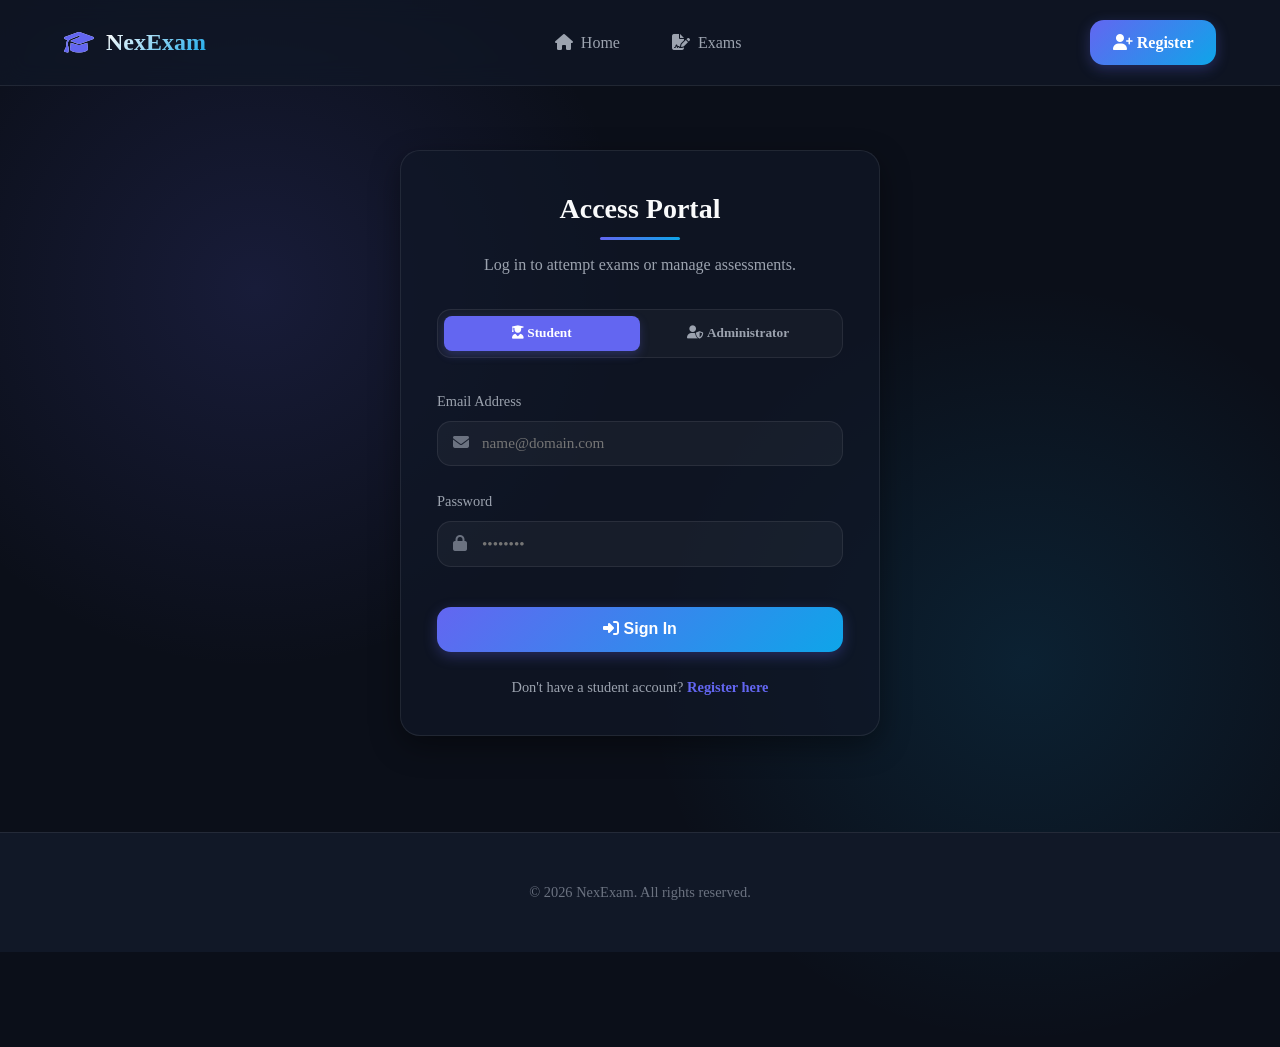
<file: OnlineExaminationSystem/Frontend/admin_dashboard.html>
<!DOCTYPE html>
<html lang="en">
<head>
    <meta charset="UTF-8">
    <meta name="viewport" content="width=device-width, initial-scale=1.0">
    <title>NexExam | Admin Portal</title>
    <link rel="stylesheet" href="style.css">
    <link rel="stylesheet" href="https://cdnjs.cloudflare.com/ajax/libs/font-awesome/6.4.0/css/all.min.css">
</head>
<body>

    <nav class="navbar">
        <a href="index.html" class="nav-brand">
            <i class="fa-solid fa-graduation-cap"></i> NexExam Admin
        </a>
        <ul class="nav-links">
            <li><a href="index.html" class="nav-link"><i class="fa-solid fa-house"></i> Home</a></li>
            <li><a href="exams.html" class="nav-link"><i class="fa-solid fa-file-signature"></i> Exams</a></li>
        </ul>
        <div class="user-profile-nav" id="admin-user-nav">
            <!-- Populated dynamically -->
        </div>
    </nav>

    <main class="container">
        <div class="dashboard-layout">
            
            <!-- Sidebar -->
            <div class="dashboard-sidebar">
                <div style="text-align: center; margin-bottom: 2rem; border-bottom: 1px solid var(--glass-border); padding-bottom: 1.5rem;">
                    <div class="avatar-circle" style="width: 60px; height: 60px; font-size: 1.75rem; margin: 0 auto 0.75rem; background: linear-gradient(135deg, var(--accent) 0%, var(--primary) 100%);">A</div>
                    <h3 style="font-family: var(--font-heading); font-size: 1.15rem;">Admin Terminal</h3>
                    <p style="font-size: 0.8rem; color: var(--text-secondary);">System Controller</p>
                </div>
                
                <ul class="sidebar-menu">
                    <li class="sidebar-item active" id="menu-analytics" onclick="switchAdminTab('analytics')">
                        <i class="fa-solid fa-chart-line"></i> Portal Analytics
                    </li>
                    <li class="sidebar-item" id="menu-students" onclick="switchAdminTab('students')">
                        <i class="fa-solid fa-user-graduate"></i> Manage Students
                    </li>
                    <li class="sidebar-item" id="menu-exams" onclick="switchAdminTab('exams')">
                        <i class="fa-solid fa-file-signature"></i> Manage Exams
                    </li>
                    <li class="sidebar-item" id="menu-questions" onclick="switchAdminTab('questions')">
                        <i class="fa-solid fa-circle-question"></i> Manage Questions
                    </li>
                    <li class="sidebar-item" id="menu-submissions" onclick="switchAdminTab('submissions')">
                        <i class="fa-solid fa-cloud-arrow-up"></i> Submissions
                    </li>
                    <li class="sidebar-item" id="menu-results" onclick="switchAdminTab('results')">
                        <i class="fa-solid fa-award"></i> Exam Results
                    </li>
                    <li class="sidebar-item" style="margin-top: 2rem; color: var(--danger);" onclick="logoutUser()">
                        <i class="fa-solid fa-right-from-bracket"></i> Logout
                    </li>
                </ul>
            </div>

            <!-- Content Workspace -->
            <div id="admin-workspace">
                
                <!-- TAB 1: ANALYTICS -->
                <div id="tab-analytics" class="tab-pane">
                    <h2 class="hero-title" style="font-size: 2rem; margin-bottom: 1.5rem;">System Analytics</h2>
                    <div class="stats-grid">
                        <div class="stat-card">
                            <div class="stat-icon" style="color: var(--primary);"><i class="fa-solid fa-user-graduate"></i></div>
                            <div class="stat-details">
                                <span class="stat-num" id="an-students-count">0</span>
                                <span class="stat-label">Total Students</span>
                            </div>
                        </div>
                        <div class="stat-card">
                            <div class="stat-icon" style="color: var(--secondary);"><i class="fa-solid fa-file-signature"></i></div>
                            <div class="stat-details">
                                <span class="stat-num" id="an-exams-count">0</span>
                                <span class="stat-label">Total Exams</span>
                            </div>
                        </div>
                        <div class="stat-card">
                            <div class="stat-icon" style="color: var(--accent);"><i class="fa-solid fa-circle-question"></i></div>
                            <div class="stat-details">
                                <span class="stat-num" id="an-questions-count">0</span>
                                <span class="stat-label">Question Bank</span>
                            </div>
                        </div>
                        <div class="stat-card">
                            <div class="stat-icon" style="color: var(--success);"><i class="fa-solid fa-cloud-arrow-up"></i></div>
                            <div class="stat-details">
                                <span class="stat-num" id="an-subs-count">0</span>
                                <span class="stat-label">Submissions</span>
                            </div>
                        </div>
                    </div>

                    <div class="card" style="padding: 2rem; margin-top: 2rem;">
                        <h3 class="table-title" style="margin-bottom: 1.5rem;"><i class="fa-solid fa-ranking-star"></i> High-Level Activity Log</h3>
                        <p style="color: var(--text-secondary); margin-bottom: 1rem;">Welcome to the NexExam administrator panel. Choose a sub-module from the sidebar menu to begin updating student rosters, composing examinations, editing question items, or inspecting exam reports.</p>
                    </div>
                </div>

                <!-- TAB 2: STUDENTS -->
                <div id="tab-students" class="tab-pane" style="display: none;">
                    <div class="table-container">
                        <div class="table-header">
                            <span class="table-title">Student Roster</span>
                            <button class="nav-btn-outline btn-sm" onclick="openStudentModal()"><i class="fa-solid fa-plus"></i> Add Student</button>
                        </div>
                        <table class="custom-table">
                            <thead>
                                <tr>
                                    <th>ID</th>
                                    <th>Full Name</th>
                                    <th>Email</th>
                                    <th>Phone</th>
                                    <th>College</th>
                                    <th>Actions</th>
                                </tr>
                            </thead>
                            <tbody id="tbl-students-body"></tbody>
                        </table>
                    </div>
                </div>

                <!-- TAB 3: EXAMS -->
                <div id="tab-exams" class="tab-pane" style="display: none;">
                    <div class="table-container">
                        <div class="table-header">
                            <span class="table-title">Active Examinations</span>
                            <button class="nav-btn-outline btn-sm" onclick="openExamModal()"><i class="fa-solid fa-plus"></i> Add Exam</button>
                        </div>
                        <table class="custom-table">
                            <thead>
                                <tr>
                                    <th>ID</th>
                                    <th>Exam Title</th>
                                    <th>Subject</th>
                                    <th>Duration</th>
                                    <th>Total Marks</th>
                                    <th>Exam Date</th>
                                    <th>Actions</th>
                                </tr>
                            </thead>
                            <tbody id="tbl-exams-body"></tbody>
                        </table>
                    </div>
                </div>

                <!-- TAB 4: QUESTIONS -->
                <div id="tab-questions" class="tab-pane" style="display: none;">
                    <div class="table-container">
                        <div class="table-header">
                            <span class="table-title">Question Pool</span>
                            <button class="nav-btn-outline btn-sm" onclick="openQuestionModal()"><i class="fa-solid fa-plus"></i> Add MCQ</button>
                        </div>
                        <table class="custom-table">
                            <thead>
                                <tr>
                                    <th>ID</th>
                                    <th>Exam Title</th>
                                    <th>Question Text</th>
                                    <th>Correct Ans</th>
                                    <th>Marks</th>
                                    <th>Actions</th>
                                </tr>
                            </thead>
                            <tbody id="tbl-questions-body"></tbody>
                        </table>
                    </div>
                </div>

                <!-- TAB 5: SUBMISSIONS -->
                <div id="tab-submissions" class="tab-pane" style="display: none;">
                    <div class="table-container">
                        <div class="table-header">
                            <span class="table-title">Student Submissions</span>
                            <button class="nav-btn-outline btn-sm" onclick="openSubmissionModal()"><i class="fa-solid fa-plus"></i> Add Submission</button>
                        </div>
                        <table class="custom-table">
                            <thead>
                                <tr>
                                    <th>ID</th>
                                    <th>Student Name</th>
                                    <th>Exam Title</th>
                                    <th>Submitted Answers</th>
                                    <th>Score</th>
                                    <th>Actions</th>
                                </tr>
                            </thead>
                            <tbody id="tbl-submissions-body"></tbody>
                        </table>
                    </div>
                </div>

                <!-- TAB 6: RESULTS -->
                <div id="tab-results" class="tab-pane" style="display: none;">
                    <div class="table-container">
                        <div class="table-header">
                            <span class="table-title">Performance Results</span>
                            <button class="nav-btn-outline btn-sm" onclick="openResultModal()"><i class="fa-solid fa-plus"></i> Add Result Record</button>
                        </div>
                        <table class="custom-table">
                            <thead>
                                <tr>
                                    <th>ID</th>
                                    <th>Student Name</th>
                                    <th>Exam Title</th>
                                    <th>Obtained</th>
                                    <th>Pct</th>
                                    <th>Status</th>
                                    <th>Actions</th>
                                </tr>
                            </thead>
                            <tbody id="tbl-results-body"></tbody>
                        </table>
                    </div>
                </div>

            </div>
        </div>
    </main>

    <!-- Modal 1: Student Edit/Add -->
    <div class="modal-overlay" id="modal-student">
        <div class="modal-content">
            <button class="modal-close" onclick="closeModal('student')">&times;</button>
            <h3 class="modal-title" id="student-modal-title">Add Student</h3>
            <form id="form-student" onsubmit="saveStudent(event)">
                <input type="hidden" id="student-id-field">
                <div class="form-group">
                    <label class="form-label">Full Name</label>
                    <input type="text" id="student-name-field" class="form-control" required>
                </div>
                <div class="form-group">
                    <label class="form-label">Email Address</label>
                    <input type="email" id="student-email-field" class="form-control" required>
                </div>
                <div class="form-group">
                    <label class="form-label">Phone Number</label>
                    <input type="text" id="student-phone-field" class="form-control" required>
                </div>
                <div class="form-group">
                    <label class="form-label">College</label>
                    <input type="text" id="student-college-field" class="form-control" required>
                </div>
                <div class="form-group">
                    <label class="form-label">Password</label>
                    <input type="password" id="student-password-field" class="form-control" required>
                </div>
                <button type="submit" class="nav-btn submit-btn">Save Changes</button>
            </form>
        </div>
    </div>

    <!-- Modal 2: Exam Edit/Add -->
    <div class="modal-overlay" id="modal-exam">
        <div class="modal-content">
            <button class="modal-close" onclick="closeModal('exam')">&times;</button>
            <h3 class="modal-title" id="exam-modal-title">Add Exam</h3>
            <form id="form-exam" onsubmit="saveExam(event)">
                <input type="hidden" id="exam-id-field">
                <div class="form-group">
                    <label class="form-label">Exam Title</label>
                    <input type="text" id="exam-title-field" class="form-control" required>
                </div>
                <div class="form-group">
                    <label class="form-label">Subject</label>
                    <input type="text" id="exam-subject-field" class="form-control" required>
                </div>
                <div class="form-group">
                    <label class="form-label">Duration (Minutes)</label>
                    <input type="number" id="exam-duration-field" class="form-control" required>
                </div>
                <div class="form-group">
                    <label class="form-label">Total Marks</label>
                    <input type="number" id="exam-marks-field" class="form-control" required>
                </div>
                <div class="form-group">
                    <label class="form-label">Exam Date</label>
                    <input type="date" id="exam-date-field" class="form-control" required>
                </div>
                <button type="submit" class="nav-btn submit-btn">Save Changes</button>
            </form>
        </div>
    </div>

    <!-- Modal 3: Question Edit/Add -->
    <div class="modal-overlay" id="modal-question">
        <div class="modal-content">
            <button class="modal-close" onclick="closeModal('question')">&times;</button>
            <h3 class="modal-title" id="question-modal-title">Add Question</h3>
            <form id="form-question" onsubmit="saveQuestion(event)">
                <input type="hidden" id="question-id-field">
                <div class="form-group">
                    <label class="form-label">Exam Title</label>
                    <select id="question-exam-field" class="form-control form-select" required></select>
                </div>
                <div class="form-group">
                    <label class="form-label">Question Text</label>
                    <textarea id="question-text-field" class="form-control" style="resize: vertical; min-height: 80px;" required></textarea>
                </div>
                <div style="display: grid; grid-template-columns: 1fr 1fr; gap: 1rem;">
                    <div class="form-group">
                        <label class="form-label">Option A</label>
                        <input type="text" id="question-a-field" class="form-control" required>
                    </div>
                    <div class="form-group">
                        <label class="form-label">Option B</label>
                        <input type="text" id="question-b-field" class="form-control" required>
                    </div>
                    <div class="form-group">
                        <label class="form-label">Option C</label>
                        <input type="text" id="question-c-field" class="form-control" required>
                    </div>
                    <div class="form-group">
                        <label class="form-label">Option D</label>
                        <input type="text" id="question-d-field" class="form-control" required>
                    </div>
                </div>
                <div style="display: grid; grid-template-columns: 1fr 1fr; gap: 1rem;">
                    <div class="form-group">
                        <label class="form-label">Correct Answer</label>
                        <input type="text" id="question-correct-field" class="form-control" placeholder="E.g. option value matching correct ans exactly" required>
                    </div>
                    <div class="form-group">
                        <label class="form-label">Question Weight (Marks)</label>
                        <input type="number" id="question-marks-field" class="form-control" required>
                    </div>
                </div>
                <button type="submit" class="nav-btn submit-btn">Save Changes</button>
            </form>
        </div>
    </div>

    <!-- Modal 4: Submission Edit/Add -->
    <div class="modal-overlay" id="modal-submission">
        <div class="modal-content">
            <button class="modal-close" onclick="closeModal('submission')">&times;</button>
            <h3 class="modal-title" id="submission-modal-title">Add Submission</h3>
            <form id="form-submission" onsubmit="saveSubmission(event)">
                <input type="hidden" id="submission-id-field">
                <div class="form-group">
                    <label class="form-label">Student Name</label>
                    <select id="submission-student-field" class="form-control form-select" required></select>
                </div>
                <div class="form-group">
                    <label class="form-label">Exam Title</label>
                    <select id="submission-exam-field" class="form-control form-select" required></select>
                </div>
                <div class="form-group">
                    <label class="form-label">Submitted Answers</label>
                    <input type="text" id="submission-answers-field" class="form-control" placeholder="Q1:val,Q2:val" required>
                </div>
                <div class="form-group">
                    <label class="form-label">Score</label>
                    <input type="number" id="submission-score-field" class="form-control" required>
                </div>
                <button type="submit" class="nav-btn submit-btn">Save Changes</button>
            </form>
        </div>
    </div>

    <!-- Modal 5: Result Edit/Add -->
    <div class="modal-overlay" id="modal-result">
        <div class="modal-content">
            <button class="modal-close" onclick="closeModal('result')">&times;</button>
            <h3 class="modal-title" id="result-modal-title">Add Result Record</h3>
            <form id="form-result" onsubmit="saveResult(event)">
                <input type="hidden" id="result-id-field">
                <div class="form-group">
                    <label class="form-label">Student Name</label>
                    <select id="result-student-field" class="form-control form-select" required></select>
                </div>
                <div class="form-group">
                    <label class="form-label">Exam Title</label>
                    <select id="result-exam-field" class="form-control form-select" required></select>
                </div>
                <div style="display: grid; grid-template-columns: 1fr 1fr; gap: 1rem;">
                    <div class="form-group">
                        <label class="form-label">Total Marks</label>
                        <input type="number" id="result-total-field" class="form-control" required>
                    </div>
                    <div class="form-group">
                        <label class="form-label">Obtained Marks</label>
                        <input type="number" id="result-obtained-field" class="form-control" required>
                    </div>
                </div>
                <div style="display: grid; grid-template-columns: 1fr 1fr; gap: 1rem;">
                    <div class="form-group">
                        <label class="form-label">Percentage</label>
                        <input type="number" id="result-pct-field" class="form-control" required>
                    </div>
                    <div class="form-group">
                        <label class="form-label">Result Status</label>
                        <select id="result-status-field" class="form-control form-select" required>
                            <option value="Pass">Pass</option>
                            <option value="Fail">Fail</option>
                        </select>
                    </div>
                </div>
                <button type="submit" class="nav-btn submit-btn">Save Changes</button>
            </form>
        </div>
    </div>

    <footer class="footer">
        <div class="footer-content">
            <p>&copy; 2026 NexExam Admin Portal. All rights reserved.</p>
        </div>
    </footer>

    <!-- Global Notification Container -->
    <div class="notification-container" id="notification-container"></div>

    <script src="script.js"></script>
    <script>
        let adminUser = null;

        // Data arrays loaded dynamically
        let studentsList = [];
        let examsList = [];
        let questionsList = [];
        let submissionsList = [];
        let resultsList = [];

        document.addEventListener('DOMContentLoaded', () => {
            const user = JSON.parse(localStorage.getItem('currentUser'));
            if (!user || user.role !== 'admin') {
                window.location.href = 'login.html';
                return;
            }
            adminUser = user;

            // Load header nav profile
            document.getElementById('admin-user-nav').innerHTML = `
                <div style="text-align: right; line-height: 1.2;">
                    <div style="font-weight: 700;">${user.full_name}</div>
                    <div style="font-size: 0.75rem; color: var(--text-secondary);">Portal Administrator</div>
                </div>
                <div class="avatar-circle" style="background: linear-gradient(135deg, var(--accent) 0%, var(--primary) 100%);">A</div>
            `;

            loadAdminData();
        });

        async function loadAdminData() {
            try {
                // Fetch Students
                const sRes = await fetch('/students/');
                studentsList = await sRes.json();
                
                // Fetch Exams
                const eRes = await fetch('/exams/');
                examsList = await eRes.json();

                // Fetch Questions
                const qRes = await fetch('/questions/');
                questionsList = await qRes.json();

                // Fetch Submissions
                const subRes = await fetch('/submissions/');
                submissionsList = await subRes.json();

                // Fetch Results
                const rRes = await fetch('/results/');
                resultsList = await rRes.json();

                // Update Analytics Displays
                document.getElementById('an-students-count').innerText = studentsList.length;
                document.getElementById('an-exams-count').innerText = examsList.length;
                document.getElementById('an-questions-count').innerText = questionsList.length;
                document.getElementById('an-subs-count').innerText = submissionsList.length;

                // Populate all table rows
                populateStudentsTable();
                populateExamsTable();
                populateQuestionsTable();
                populateSubmissionsTable();
                populateResultsTable();

                // Populate Dropdowns in Modals
                populateModalSelectDropdowns();

            } catch (err) {
                console.error(err);
                showNotification("Error loading admin system tables", "error");
            }
        }

        // Tab routing helper
        function switchAdminTab(tabName) {
            document.querySelectorAll('.tab-pane').forEach(pane => pane.style.display = 'none');
            document.querySelectorAll('.sidebar-item').forEach(item => item.classList.remove('active'));
            
            document.getElementById(`tab-${tabName}`).style.display = 'block';
            document.getElementById(`menu-${tabName}`).classList.add('active');
        }

        // Populate Modal Dropdowns
        function populateModalSelectDropdowns() {
            // Exam titles
            const examSelects = ['question-exam-field', 'submission-exam-field', 'result-exam-field'];
            examSelects.forEach(selectId => {
                const select = document.getElementById(selectId);
                select.innerHTML = '';
                examsList.forEach(ex => {
                    select.innerHTML += `<option value="${ex.exam_title}">${ex.exam_title}</option>`;
                });
            });

            // Student names
            const studentSelects = ['submission-student-field', 'result-student-field'];
            studentSelects.forEach(selectId => {
                const select = document.getElementById(selectId);
                select.innerHTML = '';
                studentsList.forEach(st => {
                    select.innerHTML += `<option value="${st.full_name}">${st.full_name}</option>`;
                });
            });
        }

        // ------------------ CRUD Student Handlers ------------------
        function populateStudentsTable() {
            const tbody = document.getElementById('tbl-students-body');
            tbody.innerHTML = '';
            studentsList.forEach(st => {
                tbody.innerHTML += `
                    <tr>
                        <td>${st.student_id}</td>
                        <td><strong>${st.full_name}</strong></td>
                        <td>${st.email}</td>
                        <td>${st.phone}</td>
                        <td>${st.college}</td>
                        <td>
                            <button class="btn-sm btn-edit" onclick="editStudent(${st.student_id})"><i class="fa-solid fa-pen"></i></button>
                            <button class="btn-sm btn-delete" onclick="deleteStudent(${st.student_id})"><i class="fa-solid fa-trash"></i></button>
                        </td>
                    </tr>
                `;
            });
        }

        function openStudentModal() {
            document.getElementById('student-modal-title').innerText = "Add Student";
            document.getElementById('student-id-field').value = '';
            document.getElementById('form-student').reset();
            document.getElementById('modal-student').classList.add('open');
        }

        function editStudent(id) {
            const st = studentsList.find(x => x.student_id === id);
            if (!st) return;
            document.getElementById('student-modal-title').innerText = "Edit Student";
            document.getElementById('student-id-field').value = st.student_id;
            document.getElementById('student-name-field').value = st.full_name;
            document.getElementById('student-email-field').value = st.email;
            document.getElementById('student-phone-field').value = st.phone;
            document.getElementById('student-college-field').value = st.college;
            document.getElementById('student-password-field').value = st.password;
            document.getElementById('modal-student').classList.add('open');
        }

        async function saveStudent(e) {
            e.preventDefault();
            const id = document.getElementById('student-id-field').value;
            const data = {
                full_name: document.getElementById('student-name-field').value,
                email: document.getElementById('student-email-field').value,
                phone: document.getElementById('student-phone-field').value,
                college: document.getElementById('student-college-field').value,
                password: document.getElementById('student-password-field').value
            };

            const url = id ? `/students/update/${id}/` : `/students/add/`;
            const method = id ? 'PUT' : 'POST';

            try {
                const res = await fetch(url, {
                    method: method,
                    headers: { 'Content-Type': 'application/json' },
                    body: JSON.stringify(data)
                });
                if (!res.ok) throw new Error("Failed to save student record");
                showNotification("Student record saved successfully!", "success");
                closeModal('student');
                loadAdminData();
            } catch (err) {
                showNotification(err.message, "error");
            }
        }

        async function deleteStudent(id) {
            if (!confirm("Are you sure you want to delete this student?")) return;
            try {
                const res = await fetch(`/students/delete/${id}/`, { method: 'DELETE' });
                if (!res.ok) throw new Error("Failed to delete student");
                showNotification("Student deleted successfully", "success");
                loadAdminData();
            } catch (err) {
                showNotification(err.message, "error");
            }
        }

        // ------------------ CRUD Exam Handlers ------------------
        function populateExamsTable() {
            const tbody = document.getElementById('tbl-exams-body');
            tbody.innerHTML = '';
            examsList.forEach(ex => {
                tbody.innerHTML += `
                    <tr>
                        <td>${ex.exam_id}</td>
                        <td><strong>${ex.exam_title}</strong></td>
                        <td>${ex.subject}</td>
                        <td>${ex.duration} min</td>
                        <td>${ex.total_marks} pts</td>
                        <td>${ex.exam_date}</td>
                        <td>
                            <button class="btn-sm btn-edit" onclick="editExam(${ex.exam_id})"><i class="fa-solid fa-pen"></i></button>
                            <button class="btn-sm btn-delete" onclick="deleteExam(${ex.exam_id})"><i class="fa-solid fa-trash"></i></button>
                        </td>
                    </tr>
                `;
            });
        }

        function openExamModal() {
            document.getElementById('exam-modal-title').innerText = "Add Examination";
            document.getElementById('exam-id-field').value = '';
            document.getElementById('form-exam').reset();
            document.getElementById('modal-exam').classList.add('open');
        }

        function editExam(id) {
            const ex = examsList.find(x => x.exam_id === id);
            if (!ex) return;
            document.getElementById('exam-modal-title').innerText = "Edit Examination";
            document.getElementById('exam-id-field').value = ex.exam_id;
            document.getElementById('exam-title-field').value = ex.exam_title;
            document.getElementById('exam-subject-field').value = ex.subject;
            document.getElementById('exam-duration-field').value = ex.duration;
            document.getElementById('exam-marks-field').value = ex.total_marks;
            document.getElementById('exam-date-field').value = ex.exam_date;
            document.getElementById('modal-exam').classList.add('open');
        }

        async function saveExam(e) {
            e.preventDefault();
            const id = document.getElementById('exam-id-field').value;
            const data = {
                exam_title: document.getElementById('exam-title-field').value,
                subject: document.getElementById('exam-subject-field').value,
                duration: document.getElementById('exam-duration-field').value,
                total_marks: document.getElementById('exam-marks-field').value,
                exam_date: document.getElementById('exam-date-field').value
            };

            const url = id ? `/exams/update/${id}/` : `/exams/add/`;
            const method = id ? 'PUT' : 'POST';

            try {
                const res = await fetch(url, {
                    method: method,
                    headers: { 'Content-Type': 'application/json' },
                    body: JSON.stringify(data)
                });
                if (!res.ok) throw new Error("Failed to save examination specifications");
                showNotification("Examination saved successfully!", "success");
                closeModal('exam');
                loadAdminData();
            } catch (err) {
                showNotification(err.message, "error");
            }
        }

        async function deleteExam(id) {
            if (!confirm("Are you sure you want to delete this exam? This will remove all associated submissions and grades.")) return;
            try {
                const res = await fetch(`/exams/delete/${id}/`, { method: 'DELETE' });
                if (!res.ok) throw new Error("Failed to delete exam");
                showNotification("Exam deleted successfully", "success");
                loadAdminData();
            } catch (err) {
                showNotification(err.message, "error");
            }
        }

        // ------------------ CRUD Question Handlers ------------------
        function populateQuestionsTable() {
            const tbody = document.getElementById('tbl-questions-body');
            tbody.innerHTML = '';
            questionsList.forEach(q => {
                const truncatedQuestion = q.question.length > 40 ? q.question.substring(0, 40) + '...' : q.question;
                tbody.innerHTML += `
                    <tr>
                        <td>${q.question_id}</td>
                        <td>${q.exam_title}</td>
                        <td>${truncatedQuestion}</td>
                        <td><span class="exam-subject" style="font-size:0.75rem; padding:0.25rem 0.5rem; text-transform:none;">${q.correct_answer}</span></td>
                        <td>${q.marks} pts</td>
                        <td>
                            <button class="btn-sm btn-edit" onclick="editQuestion(${q.question_id})"><i class="fa-solid fa-pen"></i></button>
                            <button class="btn-sm btn-delete" onclick="deleteQuestion(${q.question_id})"><i class="fa-solid fa-trash"></i></button>
                        </td>
                    </tr>
                `;
            });
        }

        function openQuestionModal() {
            document.getElementById('question-modal-title').innerText = "Add MCQ Item";
            document.getElementById('question-id-field').value = '';
            document.getElementById('form-question').reset();
            document.getElementById('modal-question').classList.add('open');
        }

        function editQuestion(id) {
            const q = questionsList.find(x => x.question_id === id);
            if (!q) return;
            document.getElementById('question-modal-title').innerText = "Edit MCQ Item";
            document.getElementById('question-id-field').value = q.question_id;
            document.getElementById('question-exam-field').value = q.exam_title;
            document.getElementById('question-text-field').value = q.question;
            document.getElementById('question-a-field').value = q.option_a;
            document.getElementById('question-b-field').value = q.option_b;
            document.getElementById('question-c-field').value = q.option_c;
            document.getElementById('question-d-field').value = q.option_d;
            document.getElementById('question-correct-field').value = q.correct_answer;
            document.getElementById('question-marks-field').value = q.marks;
            document.getElementById('modal-question').classList.add('open');
        }

        async function saveQuestion(e) {
            e.preventDefault();
            const id = document.getElementById('question-id-field').value;
            const data = {
                exam_title: document.getElementById('question-exam-field').value,
                question: document.getElementById('question-text-field').value,
                option_a: document.getElementById('question-a-field').value,
                option_b: document.getElementById('question-b-field').value,
                option_c: document.getElementById('question-c-field').value,
                option_d: document.getElementById('question-d-field').value,
                correct_answer: document.getElementById('question-correct-field').value,
                marks: document.getElementById('question-marks-field').value
            };

            const url = id ? `/questions/update/${id}/` : `/questions/add/`;
            const method = id ? 'PUT' : 'POST';

            try {
                const res = await fetch(url, {
                    method: method,
                    headers: { 'Content-Type': 'application/json' },
                    body: JSON.stringify(data)
                });
                if (!res.ok) throw new Error("Failed to save question bank item");
                showNotification("MCQ Question saved successfully!", "success");
                closeModal('question');
                loadAdminData();
            } catch (err) {
                showNotification(err.message, "error");
            }
        }

        async function deleteQuestion(id) {
            if (!confirm("Are you sure you want to delete this question?")) return;
            try {
                const res = await fetch(`/questions/delete/${id}/`, { method: 'DELETE' });
                if (!res.ok) throw new Error("Failed to delete question");
                showNotification("MCQ deleted successfully", "success");
                loadAdminData();
            } catch (err) {
                showNotification(err.message, "error");
            }
        }

        // ------------------ CRUD Submission Handlers ------------------
        function populateSubmissionsTable() {
            const tbody = document.getElementById('tbl-submissions-body');
            tbody.innerHTML = '';
            submissionsList.forEach(sub => {
                const truncatedAnswers = sub.submitted_answers.length > 30 ? sub.submitted_answers.substring(0, 30) + '...' : sub.submitted_answers;
                tbody.innerHTML += `
                    <tr>
                        <td>${sub.submission_id}</td>
                        <td><strong>${sub.student_name}</strong></td>
                        <td>${sub.exam_title}</td>
                        <td><code>${truncatedAnswers}</code></td>
                        <td>${sub.score} pts</td>
                        <td>
                            <button class="btn-sm btn-edit" onclick="editSubmission(${sub.submission_id})"><i class="fa-solid fa-pen"></i></button>
                            <button class="btn-sm btn-delete" onclick="deleteSubmission(${sub.submission_id})"><i class="fa-solid fa-trash"></i></button>
                        </td>
                    </tr>
                `;
            });
        }

        function openSubmissionModal() {
            document.getElementById('submission-modal-title').innerText = "Add Submission";
            document.getElementById('submission-id-field').value = '';
            document.getElementById('form-submission').reset();
            document.getElementById('modal-submission').classList.add('open');
        }

        function editSubmission(id) {
            const sub = submissionsList.find(x => x.submission_id === id);
            if (!sub) return;
            document.getElementById('submission-modal-title').innerText = "Edit Submission";
            document.getElementById('submission-id-field').value = sub.submission_id;
            document.getElementById('submission-student-field').value = sub.student_name;
            document.getElementById('submission-exam-field').value = sub.exam_title;
            document.getElementById('submission-answers-field').value = sub.submitted_answers;
            document.getElementById('submission-score-field').value = sub.score;
            document.getElementById('modal-submission').classList.add('open');
        }

        async function saveSubmission(e) {
            e.preventDefault();
            const id = document.getElementById('submission-id-field').value;
            const data = {
                student_name: document.getElementById('submission-student-field').value,
                exam_title: document.getElementById('submission-exam-field').value,
                submitted_answers: document.getElementById('submission-answers-field').value,
                score: document.getElementById('submission-score-field').value
            };

            const url = id ? `/submissions/update/${id}/` : `/submissions/add/`;
            const method = id ? 'PUT' : 'POST';

            try {
                const res = await fetch(url, {
                    method: method,
                    headers: { 'Content-Type': 'application/json' },
                    body: JSON.stringify(data)
                });
                if (!res.ok) throw new Error("Failed to save submission");
                showNotification("Submission saved successfully!", "success");
                closeModal('submission');
                loadAdminData();
            } catch (err) {
                showNotification(err.message, "error");
            }
        }

        async function deleteSubmission(id) {
            if (!confirm("Are you sure you want to delete this submission?")) return;
            try {
                const res = await fetch(`/submissions/delete/${id}/`, { method: 'DELETE' });
                if (!res.ok) throw new Error("Failed to delete submission");
                showNotification("Submission deleted successfully", "success");
                loadAdminData();
            } catch (err) {
                showNotification(err.message, "error");
            }
        }

        // ------------------ CRUD Result Handlers ------------------
        function populateResultsTable() {
            const tbody = document.getElementById('tbl-results-body');
            tbody.innerHTML = '';
            resultsList.forEach(r => {
                const statusClass = r.result_status.toLowerCase() === 'pass' ? 'color: var(--success); font-weight:700;' : 'color: var(--danger); font-weight:700;';
                tbody.innerHTML += `
                    <tr>
                        <td>${r.result_id}</td>
                        <td><strong>${r.student_name}</strong></td>
                        <td>${r.exam_title}</td>
                        <td>${r.obtained_marks} / ${r.total_marks}</td>
                        <td>${r.percentage}%</td>
                        <td style="${statusClass}">${r.result_status}</td>
                        <td>
                            <button class="btn-sm btn-edit" onclick="editResult(${r.result_id})"><i class="fa-solid fa-pen"></i></button>
                            <button class="btn-sm btn-delete" onclick="deleteResult(${r.result_id})"><i class="fa-solid fa-trash"></i></button>
                        </td>
                    </tr>
                `;
            });
        }

        function openResultModal() {
            document.getElementById('result-modal-title').innerText = "Add Result Record";
            document.getElementById('result-id-field').value = '';
            document.getElementById('form-result').reset();
            document.getElementById('modal-result').classList.add('open');
        }

        function editResult(id) {
            const r = resultsList.find(x => x.result_id === id);
            if (!r) return;
            document.getElementById('result-modal-title').innerText = "Edit Result Record";
            document.getElementById('result-id-field').value = r.result_id;
            document.getElementById('result-student-field').value = r.student_name;
            document.getElementById('result-exam-field').value = r.exam_title;
            document.getElementById('result-total-field').value = r.total_marks;
            document.getElementById('result-obtained-field').value = r.obtained_marks;
            document.getElementById('result-pct-field').value = r.percentage;
            document.getElementById('result-status-field').value = r.result_status;
            document.getElementById('modal-result').classList.add('open');
        }

        async function saveResult(e) {
            e.preventDefault();
            const id = document.getElementById('result-id-field').value;
            const data = {
                student_name: document.getElementById('result-student-field').value,
                exam_title: document.getElementById('result-exam-field').value,
                total_marks: document.getElementById('result-total-field').value,
                obtained_marks: document.getElementById('result-obtained-field').value,
                percentage: document.getElementById('result-pct-field').value,
                result_status: document.getElementById('result-status-field').value
            };

            const url = id ? `/results/update/${id}/` : `/results/add/`;
            const method = id ? 'PUT' : 'POST';

            try {
                const res = await fetch(url, {
                    method: method,
                    headers: { 'Content-Type': 'application/json' },
                    body: JSON.stringify(data)
                });
                if (!res.ok) throw new Error("Failed to save grade report");
                showNotification("Result record saved successfully!", "success");
                closeModal('result');
                loadAdminData();
            } catch (err) {
                showNotification(err.message, "error");
            }
        }

        async function deleteResult(id) {
            if (!confirm("Are you sure you want to delete this result?")) return;
            try {
                const res = await fetch(`/results/delete/${id}/`, { method: 'DELETE' });
                if (!res.ok) throw new Error("Failed to delete result record");
                showNotification("Result report deleted", "success");
                loadAdminData();
            } catch (err) {
                showNotification(err.message, "error");
            }
        }

        // Close Modal helper
        function closeModal(type) {
            document.getElementById(`modal-${type}`).classList.remove('open');
        }
    </script>
</body>
</html>
</file>
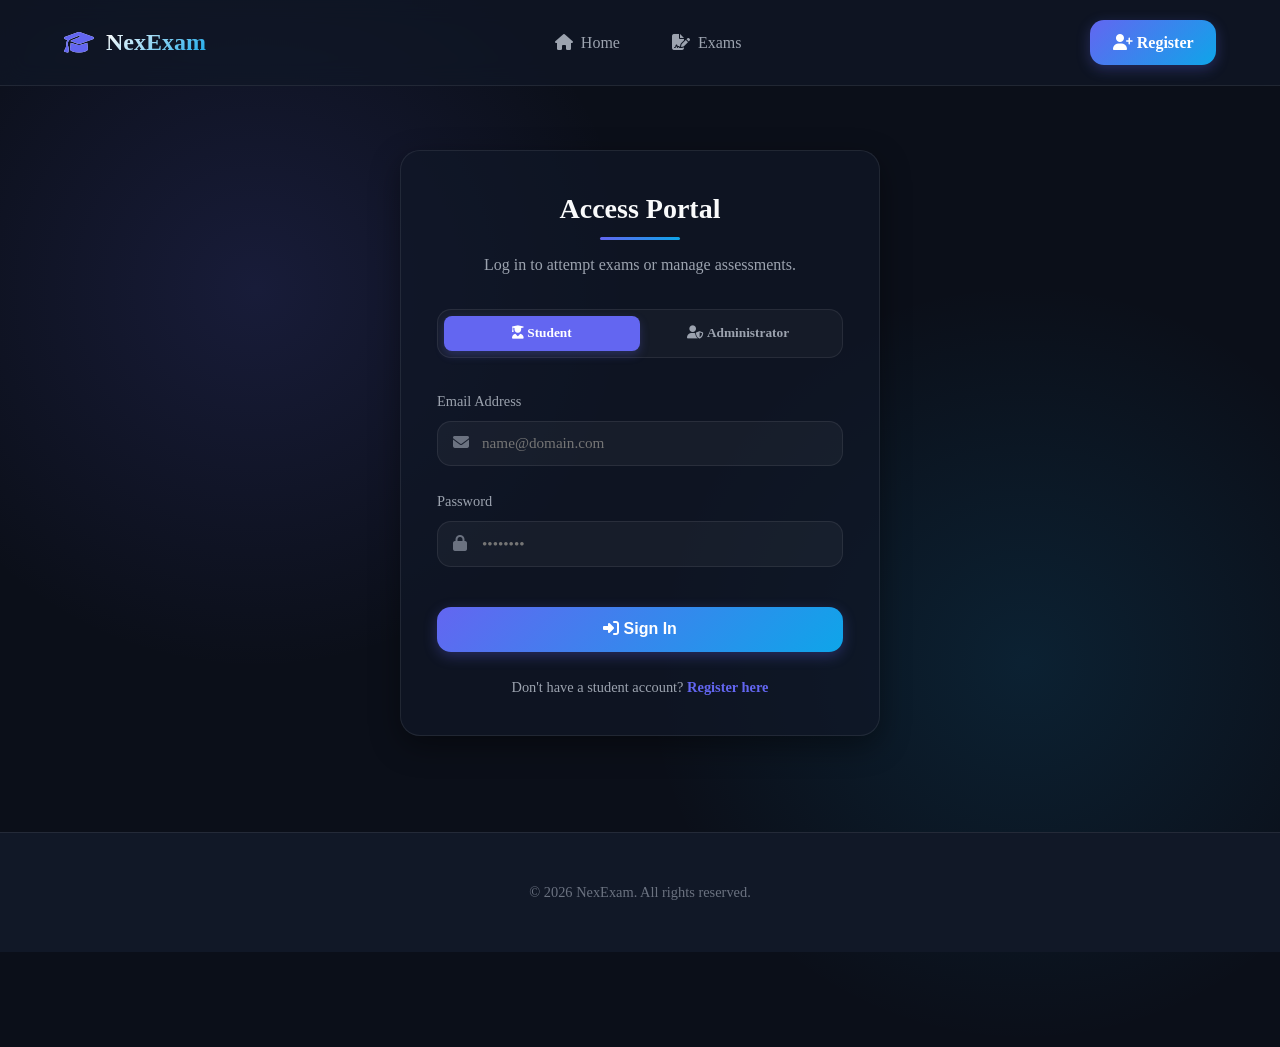
<file: OnlineExaminationSystem/Frontend/exam.html>
<!DOCTYPE html>
<html lang="en">
<head>
    <meta charset="UTF-8">
    <meta name="viewport" content="width=device-width, initial-scale=1.0">
    <title>NexExam | Examination Terminal</title>
    <link rel="stylesheet" href="style.css">
    <link rel="stylesheet" href="https://cdnjs.cloudflare.com/ajax/libs/font-awesome/6.4.0/css/all.min.css">
</head>
<body>

    <nav class="navbar">
        <a href="#" class="nav-brand">
            <i class="fa-solid fa-graduation-cap"></i> NexExam Terminal
        </a>
        <div class="user-profile-nav" id="terminal-user-info">
            <!-- Populated via script -->
        </div>
    </nav>

    <main class="container">
        <!-- Main Quiz Board Layout -->
        <div class="exam-layout" id="exam-terminal-layout">
            
            <!-- Left Panel: Question Display -->
            <div class="question-panel">
                <div class="question-header">
                    <span class="question-number" id="question-number-lbl">Question 1 of ...</span>
                    <span class="question-weight" id="question-weight-lbl">Weight: ... Marks</span>
                </div>
                
                <!-- Progress Line -->
                <div style="background: rgba(255,255,255,0.05); width: 100%; height: 6px; border-radius: var(--radius-full); margin-bottom: 2rem; overflow: hidden;">
                    <div id="exam-progress-bar" style="background: linear-gradient(90deg, var(--primary), var(--secondary)); width: 0%; height: 100%; transition: var(--transition);"></div>
                </div>

                <div class="question-text" id="question-text-lbl">
                    Loading examination questions...
                </div>

                <div class="options-list" id="question-options-container">
                    <!-- Dynamic radio options -->
                </div>

                <div class="exam-controls">
                    <button class="nav-btn-outline" id="prev-btn" onclick="prevQuestion()" disabled>
                        <i class="fa-solid fa-chevron-left"></i> Previous
                    </button>
                    <button class="nav-btn" id="next-btn" onclick="nextQuestion()">
                        Next <i class="fa-solid fa-chevron-right"></i>
                    </button>
                </div>
            </div>

            <!-- Right Panel: Side Panel for Timer Navigation -->
            <div class="exam-sidebar">
                <div class="timer-box" id="timer-box-container">
                    <div class="timer-title">Time Remaining</div>
                    <div class="timer-display" id="time-remaining-lbl">
                        <i class="fa-regular fa-clock"></i> <span id="timer-text">--:--</span>
                    </div>
                </div>

                <div class="question-nav">
                    <h4 style="font-family: var(--font-heading); font-size: 0.95rem; margin-bottom: 0.75rem; border-bottom: 1px solid var(--glass-border); padding-bottom: 0.5rem;">
                        Question Map
                    </h4>
                    <div class="nav-grid" id="question-nav-grid">
                        <!-- Round navigation buttons -->
                    </div>
                    <div style="margin-top: 1.5rem; display: flex; flex-direction: column; gap: 0.5rem;">
                        <button class="nav-btn submit-btn" style="background: linear-gradient(135deg, var(--success) 0%, #047857 100%); box-shadow: 0 4px 14px var(--success-glow);" onclick="confirmSubmit()">
                            <i class="fa-solid fa-cloud-arrow-up"></i> Submit Exam
                        </button>
                    </div>
                </div>
            </div>

        </div>
    </main>

    <!-- Confirm Submit Modal -->
    <div class="modal-overlay" id="submit-confirm-modal">
        <div class="modal-content" style="max-width: 440px; text-align: center;">
            <i class="fa-solid fa-circle-question fa-3x" style="color: var(--warning); margin-bottom: 1.5rem;"></i>
            <h3 class="modal-title">Finish Examination?</h3>
            <p style="color: var(--text-secondary); margin-bottom: 2rem;">
                Are you sure you want to finalize your exam answers and submit? You cannot revise your answers after submitting.
            </p>
            <div style="display: flex; gap: 1rem; justify-content: center;">
                <button class="nav-btn-outline" onclick="closeSubmitModal()">Return to Exam</button>
                <button class="nav-btn" style="background: var(--success);" onclick="submitExamAnswers()">Yes, Submit</button>
            </div>
        </div>
    </div>

    <!-- Global Notification Container -->
    <div class="notification-container" id="notification-container"></div>

    <script src="script.js"></script>
    <script>
        let examId = null;
        let examDetails = null;
        let questions = [];
        let currentIndex = 0;
        let answersMap = {}; // Maps question index -> chosen letter ('A', 'B', 'C', 'D')
        let totalSeconds = 0;
        let timerInterval = null;

        document.addEventListener('DOMContentLoaded', () => {
            const params = new URLSearchParams(window.location.search);
            examId = params.get('id');
            
            const user = JSON.parse(localStorage.getItem('currentUser'));
            if (!user) {
                window.location.href = 'login.html';
                return;
            }

            document.getElementById('terminal-user-info').innerHTML = `
                <div style="text-align: right; line-height: 1.2;">
                    <div style="font-weight: 700;">${user.full_name}</div>
                    <div style="font-size: 0.75rem; color: var(--text-secondary);">${user.college}</div>
                </div>
                <div class="avatar-circle">${user.full_name.charAt(0)}</div>
            `;

            if (!examId) {
                document.getElementById('exam-terminal-layout').innerHTML = `
                    <div class="card" style="width: 100%; text-align: center; color: var(--danger);">
                        <i class="fa-solid fa-circle-exclamation fa-2x"></i>
                        <h3 style="margin-top: 1rem;">Invalid Examination reference</h3>
                        <p style="margin-top: 0.5rem;"><a href="exams.html" class="form-link">Go back to exams list</a></p>
                    </div>
                `;
                return;
            }

            loadExamSession();
        });

        async function loadExamSession() {
            try {
                // Fetch exam details
                const examRes = await fetch('/exams/');
                if (!examRes.ok) throw new Error("Failed to load exam specs");
                const allExams = await examRes.json();
                examDetails = allExams.find(x => x.exam_id == examId);
                
                if (!examDetails) throw new Error("Exam not found");

                // Fetch questions for this exam
                const questRes = await fetch(`/questions/?exam_title=${encodeURIComponent(examDetails.exam_title)}`);
                if (!questRes.ok) throw new Error("Failed to load questions");
                questions = await questRes.json();

                if (questions.length === 0) {
                    document.getElementById('exam-terminal-layout').innerHTML = `
                        <div class="card" style="width: 100%; text-align: center; color: var(--warning);">
                            <i class="fa-solid fa-triangle-exclamation fa-2x"></i>
                            <h3 style="margin-top: 1rem;">No Questions Configured</h3>
                            <p style="margin-top: 0.5rem; color: var(--text-secondary);">This exam doesn't have any multiple choice questions configured yet.</p>
                            <p style="margin-top: 1rem;"><a href="exams.html" class="nav-btn"><i class="fa-solid fa-arrow-left"></i> Go Back</a></p>
                        </div>
                    `;
                    return;
                }

                // Shuffled Question Order (Bonus Feature)
                shuffleArray(questions);

                // Initialize Timer
                totalSeconds = examDetails.duration * 60;
                startTimer();

                // Setup Question Navigator
                buildQuestionNav();

                // Render first question
                renderQuestion();

            } catch (err) {
                console.error(err);
                document.getElementById('exam-terminal-layout').innerHTML = `
                    <div class="card" style="width: 100%; text-align: center; color: var(--danger);">
                        <i class="fa-solid fa-circle-exclamation fa-2x"></i>
                        <h3 style="margin-top: 1rem;">Failed to initialize exam terminal</h3>
                        <p style="margin-top: 0.5rem; color: var(--text-secondary);">${err.message}</p>
                    </div>
                `;
            }
        }

        function shuffleArray(array) {
            for (let i = array.length - 1; i > 0; i--) {
                const j = Math.floor(Math.random() * (i + 1));
                [array[i], array[j]] = [array[j], array[i]];
            }
        }

        function startTimer() {
            updateTimerDisplay();
            timerInterval = setInterval(() => {
                totalSeconds--;
                updateTimerDisplay();

                if (totalSeconds <= 60) {
                    document.getElementById('timer-box-container').classList.add('timer-urgent');
                }

                if (totalSeconds <= 0) {
                    clearInterval(timerInterval);
                    showNotification("Time has expired! Submitting answers automatically...", "warning");
                    // Auto Submit When Time Expires (Bonus Feature)
                    submitExamAnswers(true);
                }
            }, 1000);
        }

        function updateTimerDisplay() {
            const mins = Math.floor(totalSeconds / 60);
            const secs = totalSeconds % 60;
            const text = `${mins.toString().padStart(2, '0')}:${secs.toString().padStart(2, '0')}`;
            document.getElementById('timer-text').innerText = text;
        }

        function buildQuestionNav() {
            const grid = document.getElementById('question-nav-grid');
            grid.innerHTML = '';
            for (let i = 0; i < questions.length; i++) {
                const numBtn = document.createElement('div');
                numBtn.className = 'nav-num';
                numBtn.id = `nav-num-${i}`;
                numBtn.innerText = i + 1;
                numBtn.onclick = () => jumpToQuestion(i);
                grid.appendChild(numBtn);
            }
        }

        function renderQuestion() {
            const q = questions[currentIndex];
            
            // Labels
            document.getElementById('question-number-lbl').innerText = `Question ${currentIndex + 1} of ${questions.length}`;
            document.getElementById('question-weight-lbl').innerText = `Weight: ${q.marks} Marks`;
            document.getElementById('question-text-lbl').innerText = q.question;

            // Progress bar width
            const pct = ((currentIndex + 1) / questions.length) * 100;
            document.getElementById('exam-progress-bar').style.width = `${pct}%`;

            // Options mapping
            const optContainer = document.getElementById('question-options-container');
            optContainer.innerHTML = '';

            const options = [
                { key: 'A', text: q.option_a },
                { key: 'B', text: q.option_b },
                { key: 'C', text: q.option_c },
                { key: 'D', text: q.option_d }
            ];

            const chosen = answersMap[currentIndex];

            options.forEach(opt => {
                const checked = chosen === opt.key ? 'checked' : '';
                optContainer.innerHTML += `
                    <div class="option-wrapper">
                        <input type="radio" name="exam-option" id="opt-${opt.key}" class="option-input" value="${opt.key}" ${checked} onchange="saveAnswer('${opt.key}')">
                        <label for="opt-${opt.key}" class="option-label">
                            <span class="option-marker">${opt.key}</span>
                            <span>${opt.text}</span>
                        </label>
                    </div>
                `;
            });

            // Active Navigator highlight
            document.querySelectorAll('.nav-num').forEach((btn, index) => {
                btn.classList.remove('active');
                if (answersMap[index] !== undefined) {
                    btn.classList.add('answered');
                } else {
                    btn.classList.remove('answered');
                }
            });
            document.getElementById(`nav-num-${currentIndex}`).classList.add('active');

            // Previous/Next Buttons disable state
            document.getElementById('prev-btn').disabled = currentIndex === 0;
            const nextBtn = document.getElementById('next-btn');
            if (currentIndex === questions.length - 1) {
                nextBtn.innerHTML = `Finish <i class="fa-solid fa-circle-check"></i>`;
                nextBtn.onclick = confirmSubmit;
            } else {
                nextBtn.innerHTML = `Next <i class="fa-solid fa-chevron-right"></i>`;
                nextBtn.onclick = nextQuestion;
            }
        }

        function saveAnswer(optionKey) {
            answersMap[currentIndex] = optionKey;
            document.getElementById(`nav-num-${currentIndex}`).classList.add('answered');
        }

        function nextQuestion() {
            if (currentIndex < questions.length - 1) {
                currentIndex++;
                renderQuestion();
            }
        }

        function prevQuestion() {
            if (currentIndex > 0) {
                currentIndex--;
                renderQuestion();
            }
        }

        function jumpToQuestion(index) {
            currentIndex = index;
            renderQuestion();
        }

        function confirmSubmit() {
            document.getElementById('submit-confirm-modal').classList.add('open');
        }

        function closeSubmitModal() {
            document.getElementById('submit-confirm-modal').classList.remove('open');
        }

        async function submitExamAnswers(isAutoSubmit = false) {
            if (timerInterval) clearInterval(timerInterval);
            closeSubmitModal();

            // Evaluate answers
            let obtainedMarks = 0;
            let totalPossible = 0;
            let answeredStringParts = [];

            questions.forEach((q, index) => {
                const selected = answersMap[index] || ""; // Chosen option key: 'A', 'B', 'C', 'D'
                let correctKey = "";

                // Find the option letter that matches correct_answer text
                if (q.correct_answer === q.option_a) correctKey = "A";
                else if (q.correct_answer === q.option_b) correctKey = "B";
                else if (q.correct_answer === q.option_c) correctKey = "C";
                else if (q.correct_answer === q.option_d) correctKey = "D";

                // Add to submitted answer details: Q1:selected,Q2:selected
                const questionNumber = index + 1;
                const submittedVal = selected ? q[`option_${selected.toLowerCase()}`] : "";
                answeredStringParts.push(`Q${questionNumber}:${submittedVal}`);

                totalPossible += q.marks;

                // Validate if correct
                if (selected && selected === correctKey) {
                    obtainedMarks += q.marks;
                }
            });

            const user = JSON.parse(localStorage.getItem('currentUser'));
            const studentName = user ? user.full_name : "Rahul Sharma";
            const examTitle = examDetails.exam_title;
            const submittedAnswersString = answeredStringParts.join(",");

            const percentage = totalPossible > 0 ? Math.round((obtainedMarks / totalPossible) * 100) : 0;
            // The score should be in ratio of the exam's total marks! 
            // Scale obtained marks to the exam's designated total marks limit if needed.
            // But let's assume totalPossible equals examDetails.total_marks. 
            // If they differ, scale it:
            const finalScore = totalPossible > 0 ? Math.round((obtainedMarks / totalPossible) * examDetails.total_marks) : 0;
            const finalStatus = finalScore >= (examDetails.total_marks * 0.4) ? "Pass" : "Fail"; // 40% passing standard

            try {
                // 1. Save submission
                const subResponse = await fetch('/submissions/add/', {
                    method: 'POST',
                    headers: { 'Content-Type': 'application/json' },
                    body: JSON.stringify({
                        student_name: studentName,
                        exam_title: examTitle,
                        submitted_answers: submittedAnswersString,
                        score: finalScore
                    })
                });

                if (!subResponse.ok) throw new Error("Failed to record exam submission");
                const submissionResult = await subResponse.json();

                // 2. Save result
                const resResponse = await fetch('/results/add/', {
                    method: 'POST',
                    headers: { 'Content-Type': 'application/json' },
                    body: JSON.stringify({
                        student_name: studentName,
                        exam_title: examTitle,
                        total_marks: examDetails.total_marks,
                        obtained_marks: finalScore,
                        percentage: percentage,
                        result_status: finalStatus
                    })
                });

                if (!resResponse.ok) throw new Error("Failed to compile result records");
                const resultData = await resResponse.json();

                // Redirect to Results Page with result ID
                window.location.href = `results.html?id=${resultData.result_id}`;

            } catch (err) {
                console.error(err);
                alert(`Error saving test submission: ${err.message}. Please contact the administrator.`);
            }
        }
    </script>
</body>
</html>
</file>
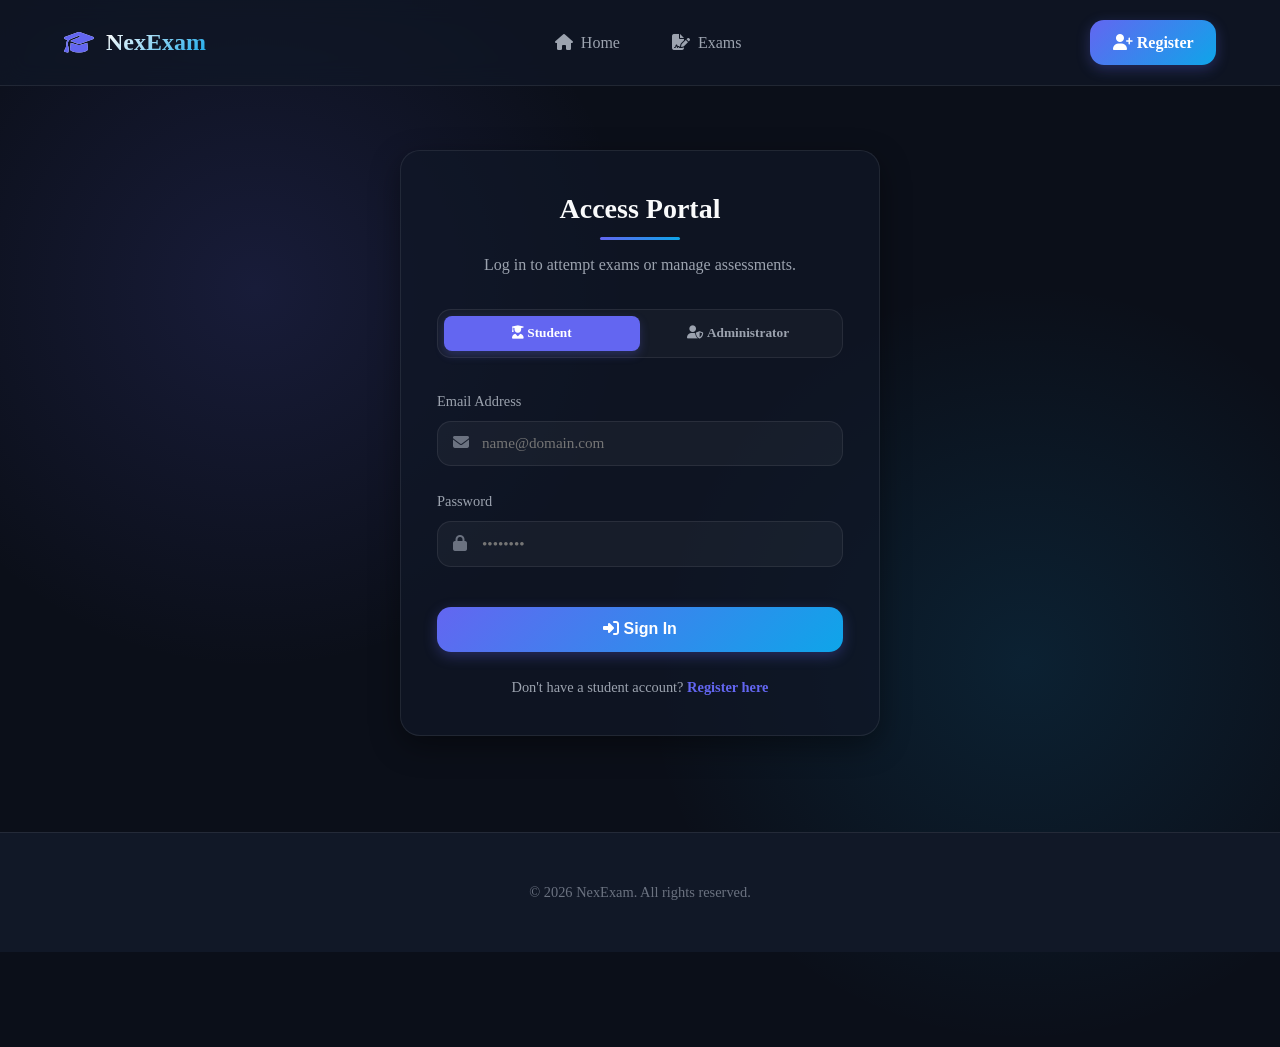
<file: OnlineExaminationSystem/Frontend/login.html>
<!DOCTYPE html>
<html lang="en">
<head>
    <meta charset="UTF-8">
    <meta name="viewport" content="width=device-width, initial-scale=1.0">
    <title>NexExam | Access Portal</title>
    <link rel="stylesheet" href="style.css">
    <link rel="stylesheet" href="https://cdnjs.cloudflare.com/ajax/libs/font-awesome/6.4.0/css/all.min.css">
</head>
<body>

    <nav class="navbar">
        <a href="index.html" class="nav-brand">
            <i class="fa-solid fa-graduation-cap"></i> NexExam
        </a>
        <ul class="nav-links">
            <li><a href="index.html" class="nav-link"><i class="fa-solid fa-house"></i> Home</a></li>
            <li><a href="exams.html" class="nav-link"><i class="fa-solid fa-file-signature"></i> Exams</a></li>
        </ul>
        <div class="user-profile-nav">
            <a href="register.html" class="nav-btn"><i class="fa-solid fa-user-plus"></i> Register</a>
        </div>
    </nav>

    <main class="container">
        <div class="card form-card">
            <div class="section-header" style="margin-bottom: 2rem;">
                <h2 class="section-title" style="font-size: 1.75rem;">Access Portal</h2>
                <p class="section-desc">Log in to attempt exams or manage assessments.</p>
            </div>

            <!-- Role Selector Toggle -->
            <div class="auth-roles">
                <button type="button" class="role-btn active" id="role-student" onclick="setRole('student')">
                    <i class="fa-solid fa-user-graduate"></i> Student
                </button>
                <button type="button" class="role-btn" id="role-admin" onclick="setRole('admin')">
                    <i class="fa-solid fa-user-shield"></i> Administrator
                </button>
            </div>

            <!-- Login Form -->
            <form id="login-form">
                <div class="form-group">
                    <label class="form-label" for="login-email">Email Address</label>
                    <div style="position: relative;">
                        <span style="position: absolute; left: 1rem; top: 50%; transform: translateY(-50%); color: var(--text-muted);">
                            <i class="fa-solid fa-envelope"></i>
                        </span>
                        <input type="email" id="login-email" class="form-control" style="padding-left: 2.75rem;" placeholder="name@domain.com" required>
                    </div>
                </div>

                <div class="form-group">
                    <label class="form-label" for="login-password">Password</label>
                    <div style="position: relative;">
                        <span style="position: absolute; left: 1rem; top: 50%; transform: translateY(-50%); color: var(--text-muted);">
                            <i class="fa-solid fa-lock"></i>
                        </span>
                        <input type="password" id="login-password" class="form-control" style="padding-left: 2.75rem;" placeholder="••••••••" required>
                    </div>
                </div>

                <button type="submit" class="nav-btn submit-btn" id="login-submit-btn">
                    <i class="fa-solid fa-right-to-bracket"></i> Sign In
                </button>
            </form>

            <div class="form-footer">
                Don't have a student account? <a href="register.html" class="form-link">Register here</a>
            </div>
        </div>
    </main>

    <footer class="footer">
        <div class="footer-content">
            <p>&copy; 2026 NexExam. All rights reserved.</p>
        </div>
    </footer>

    <div class="notification-container" id="notification-container"></div>

    <script src="script.js"></script>
    <script>
        let currentRole = 'student';

        function setRole(role) {
            currentRole = role;
            document.querySelectorAll('.role-btn').forEach(btn => btn.classList.remove('active'));
            if (role === 'student') {
                document.getElementById('role-student').classList.add('active');
                document.querySelector('.form-footer').style.display = 'block';
            } else {
                document.getElementById('role-admin').classList.add('active');
                document.querySelector('.form-footer').style.display = 'none';
            }
        }
    </script>
</body>
</html>
</file>
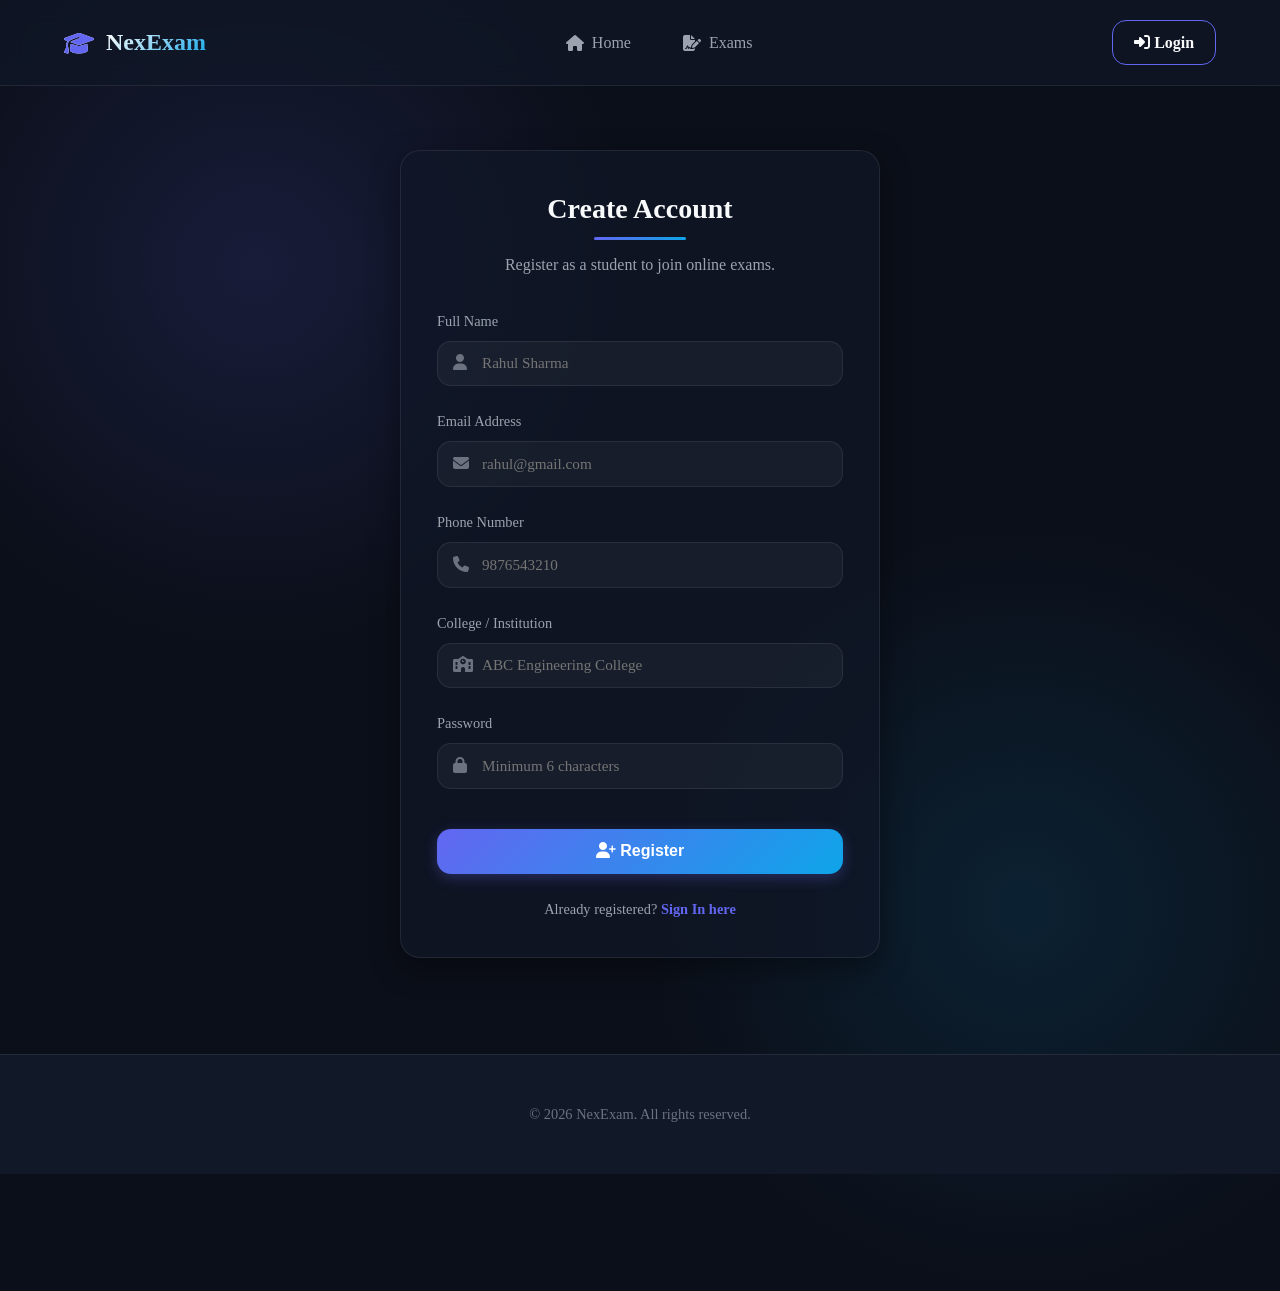
<file: OnlineExaminationSystem/Frontend/register.html>
<!DOCTYPE html>
<html lang="en">
<head>
    <meta charset="UTF-8">
    <meta name="viewport" content="width=device-width, initial-scale=1.0">
    <title>NexExam | Student Registration</title>
    <link rel="stylesheet" href="style.css">
    <link rel="stylesheet" href="https://cdnjs.cloudflare.com/ajax/libs/font-awesome/6.4.0/css/all.min.css">
</head>
<body>

    <nav class="navbar">
        <a href="index.html" class="nav-brand">
            <i class="fa-solid fa-graduation-cap"></i> NexExam
        </a>
        <ul class="nav-links">
            <li><a href="index.html" class="nav-link"><i class="fa-solid fa-house"></i> Home</a></li>
            <li><a href="exams.html" class="nav-link"><i class="fa-solid fa-file-signature"></i> Exams</a></li>
        </ul>
        <div class="user-profile-nav">
            <a href="login.html" class="nav-btn-outline"><i class="fa-solid fa-right-to-bracket"></i> Login</a>
        </div>
    </nav>

    <main class="container">
        <div class="card form-card">
            <div class="section-header" style="margin-bottom: 2rem;">
                <h2 class="section-title" style="font-size: 1.75rem;">Create Account</h2>
                <p class="section-desc">Register as a student to join online exams.</p>
            </div>

            <form id="register-form">
                <div class="form-group">
                    <label class="form-label" for="reg-name">Full Name</label>
                    <div style="position: relative;">
                        <span style="position: absolute; left: 1rem; top: 50%; transform: translateY(-50%); color: var(--text-muted);">
                            <i class="fa-solid fa-user"></i>
                        </span>
                        <input type="text" id="reg-name" class="form-control" style="padding-left: 2.75rem;" placeholder="Rahul Sharma" required>
                    </div>
                </div>

                <div class="form-group">
                    <label class="form-label" for="reg-email">Email Address</label>
                    <div style="position: relative;">
                        <span style="position: absolute; left: 1rem; top: 50%; transform: translateY(-50%); color: var(--text-muted);">
                            <i class="fa-solid fa-envelope"></i>
                        </span>
                        <input type="email" id="reg-email" class="form-control" style="padding-left: 2.75rem;" placeholder="rahul@gmail.com" required>
                    </div>
                </div>

                <div class="form-group">
                    <label class="form-label" for="reg-phone">Phone Number</label>
                    <div style="position: relative;">
                        <span style="position: absolute; left: 1rem; top: 50%; transform: translateY(-50%); color: var(--text-muted);">
                            <i class="fa-solid fa-phone"></i>
                        </span>
                        <input type="tel" id="reg-phone" class="form-control" style="padding-left: 2.75rem;" placeholder="9876543210" required>
                    </div>
                </div>

                <div class="form-group">
                    <label class="form-label" for="reg-college">College / Institution</label>
                    <div style="position: relative;">
                        <span style="position: absolute; left: 1rem; top: 50%; transform: translateY(-50%); color: var(--text-muted);">
                            <i class="fa-solid fa-school"></i>
                        </span>
                        <input type="text" id="reg-college" class="form-control" style="padding-left: 2.75rem;" placeholder="ABC Engineering College" required>
                    </div>
                </div>

                <div class="form-group">
                    <label class="form-label" for="reg-password">Password</label>
                    <div style="position: relative;">
                        <span style="position: absolute; left: 1rem; top: 50%; transform: translateY(-50%); color: var(--text-muted);">
                            <i class="fa-solid fa-lock"></i>
                        </span>
                        <input type="password" id="reg-password" class="form-control" style="padding-left: 2.75rem;" placeholder="Minimum 6 characters" required>
                    </div>
                </div>

                <button type="submit" class="nav-btn submit-btn">
                    <i class="fa-solid fa-user-plus"></i> Register
                </button>
            </form>

            <div class="form-footer">
                Already registered? <a href="login.html" class="form-link">Sign In here</a>
            </div>
        </div>
    </main>

    <footer class="footer">
        <div class="footer-content">
            <p>&copy; 2026 NexExam. All rights reserved.</p>
        </div>
    </footer>

    <div class="notification-container" id="notification-container"></div>

    <script src="script.js"></script>
</body>
</html>
</file>
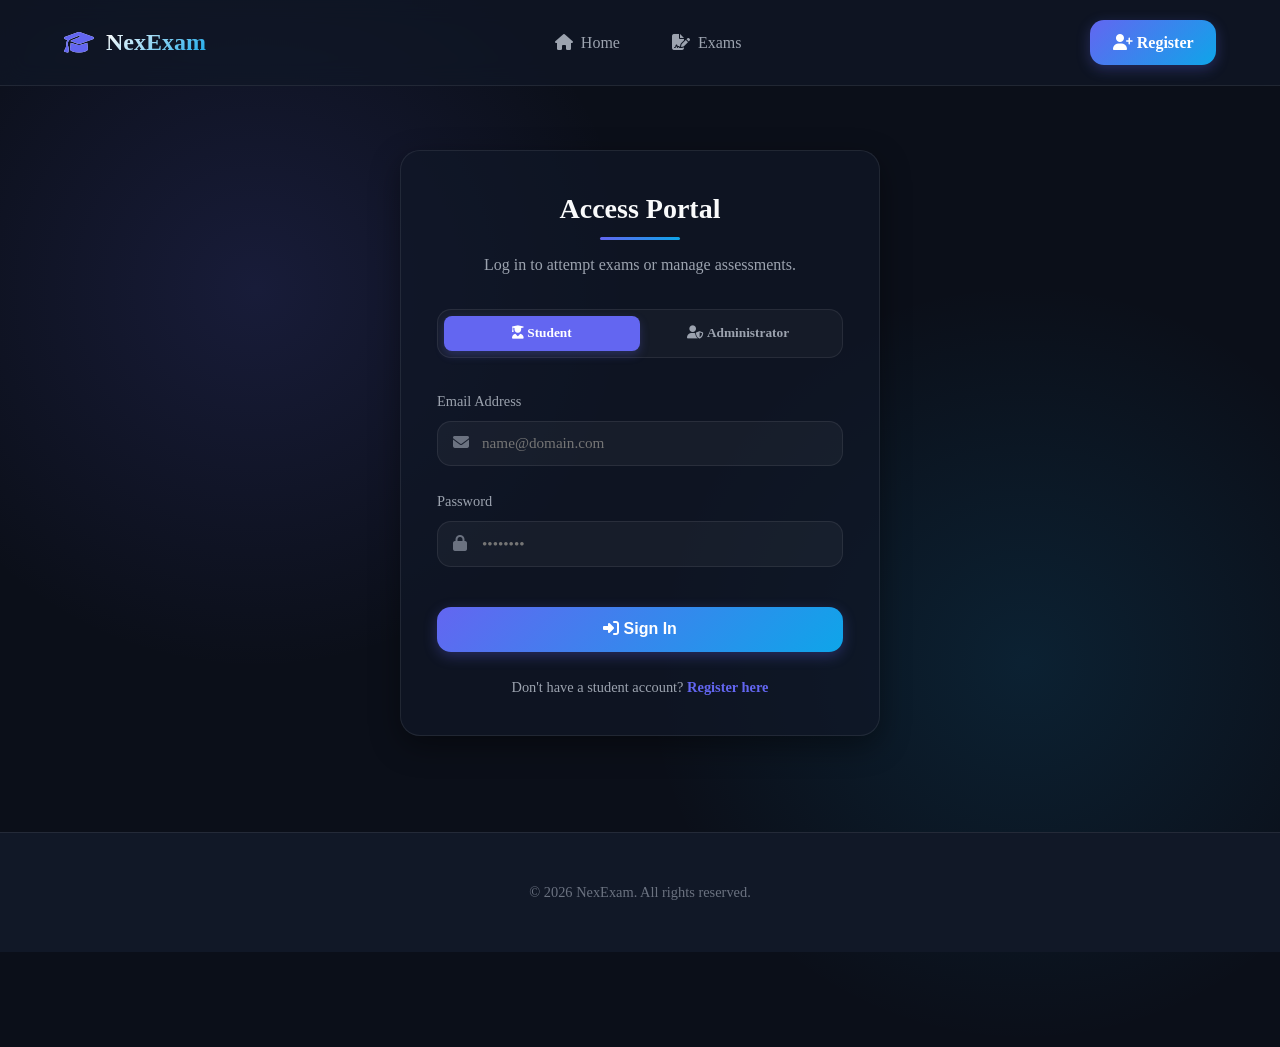
<file: OnlineExaminationSystem/Frontend/student_dashboard.html>
<!DOCTYPE html>
<html lang="en">
<head>
    <meta charset="UTF-8">
    <meta name="viewport" content="width=device-width, initial-scale=1.0">
    <title>NexExam | Student Dashboard</title>
    <link rel="stylesheet" href="style.css">
    <link rel="stylesheet" href="https://cdnjs.cloudflare.com/ajax/libs/font-awesome/6.4.0/css/all.min.css">
</head>
<body>

    <nav class="navbar">
        <a href="index.html" class="nav-brand">
            <i class="fa-solid fa-graduation-cap"></i> NexExam
        </a>
        <ul class="nav-links">
            <li><a href="index.html" class="nav-link"><i class="fa-solid fa-house"></i> Home</a></li>
            <li><a href="exams.html" class="nav-link"><i class="fa-solid fa-file-signature"></i> Exams</a></li>
        </ul>
        <div class="user-profile-nav" id="dash-user-nav">
            <!-- Dynamic profile menu -->
        </div>
    </nav>

    <main class="container">
        <div class="dashboard-layout">
            
            <!-- Sidebar Selector -->
            <div class="dashboard-sidebar">
                <div style="text-align: center; margin-bottom: 2rem; border-bottom: 1px solid var(--glass-border); padding-bottom: 1.5rem;">
                    <div class="avatar-circle" style="width: 60px; height: 60px; font-size: 1.75rem; margin: 0 auto 0.75rem;" id="avatar-circle-large">U</div>
                    <h3 style="font-family: var(--font-heading); font-size: 1.15rem;" id="lbl-student-name">Student Name</h3>
                    <p style="font-size: 0.8rem; color: var(--text-secondary);" id="lbl-student-college">College Name</p>
                </div>
                
                <ul class="sidebar-menu">
                    <li class="sidebar-item active" id="menu-overview" onclick="switchTab('overview')">
                        <i class="fa-solid fa-chart-pie"></i> Overview
                    </li>
                    <li class="sidebar-item" id="menu-exams" onclick="switchTab('exams')">
                        <i class="fa-solid fa-file-signature"></i> Attempt Exams
                    </li>
                    <li class="sidebar-item" id="menu-history" onclick="switchTab('history')">
                        <i class="fa-solid fa-clock-rotate-left"></i> Exam History
                    </li>
                    <li class="sidebar-item" id="menu-settings" onclick="switchTab('settings')">
                        <i class="fa-solid fa-user-gear"></i> Profile Settings
                    </li>
                    <li class="sidebar-item" style="margin-top: 2rem; color: var(--danger);" onclick="logoutUser()">
                        <i class="fa-solid fa-right-from-bracket"></i> Logout
                    </li>
                </ul>
            </div>

            <!-- Main Dashboard Area -->
            <div id="dashboard-content">
                
                <!-- TAB 1: OVERVIEW -->
                <div id="tab-overview" class="tab-pane">
                    <h2 class="hero-title" style="font-size: 2rem; margin-bottom: 1.5rem;">Student Overview</h2>
                    
                    <!-- Stats Grid -->
                    <div class="stats-grid">
                        <div class="stat-card">
                            <div class="stat-icon" style="color: var(--secondary); background: rgba(14,165,233,0.1);"><i class="fa-solid fa-clipboard-list"></i></div>
                            <div class="stat-details">
                                <span class="stat-num" id="stat-registered-count">0</span>
                                <span class="stat-label">Available Exams</span>
                            </div>
                        </div>
                        <div class="stat-card">
                            <div class="stat-icon" style="color: var(--success); background: var(--success-glow);"><i class="fa-solid fa-clipboard-check"></i></div>
                            <div class="stat-details">
                                <span class="stat-num" id="stat-completed-count">0</span>
                                <span class="stat-label">Completed Exams</span>
                            </div>
                        </div>
                        <div class="stat-card">
                            <div class="stat-icon" style="color: var(--accent); background: rgba(217,70,239,0.1);"><i class="fa-solid fa-percent"></i></div>
                            <div class="stat-details">
                                <span class="stat-num" id="stat-average-score">0%</span>
                                <span class="stat-label">Average Score</span>
                            </div>
                        </div>
                    </div>

                    <!-- Recent Activity Cards -->
                    <div class="card" style="padding: 1.75rem; margin-bottom: 2rem;">
                        <h3 class="table-title" style="margin-bottom: 1.25rem;"><i class="fa-solid fa-circle-play" style="color: var(--primary);"></i> Next Pending Exams</h3>
                        <div class="exams-grid" id="pending-exams-brief" style="grid-template-columns: repeat(auto-fill, minmax(280px, 1fr)); gap: 1.25rem;">
                            <!-- Dynamically loaded -->
                        </div>
                    </div>

                    <div class="card" style="padding: 1.75rem;">
                        <h3 class="table-title" style="margin-bottom: 1.25rem;"><i class="fa-solid fa-award" style="color: var(--warning);"></i> Top Performance Summary</h3>
                        <div class="table-container" style="margin-top: 0; border: none; box-shadow: none;">
                            <table class="custom-table">
                                <thead>
                                    <tr>
                                        <th>Exam Title</th>
                                        <th>Score</th>
                                        <th>Percentage</th>
                                        <th>Status</th>
                                        <th>Actions</th>
                                    </tr>
                                </thead>
                                <tbody id="overview-results-tbody">
                                    <!-- Dynamic content -->
                                </tbody>
                            </table>
                        </div>
                    </div>
                </div>

                <!-- TAB 2: ATTEMPT EXAMS -->
                <div id="tab-exams" class="tab-pane" style="display: none;">
                    <h2 class="hero-title" style="font-size: 2rem; margin-bottom: 1.5rem;">Attempt Examinations</h2>
                    <div class="exams-grid" id="all-available-exams">
                        <!-- Filled by JS -->
                    </div>
                </div>

                <!-- TAB 3: EXAM HISTORY -->
                <div id="tab-history" class="tab-pane" style="display: none;">
                    <h2 class="hero-title" style="font-size: 2rem; margin-bottom: 1.5rem;">Exam Result Records</h2>
                    <div class="table-container">
                        <div class="table-header">
                            <span class="table-title">Performance Records</span>
                        </div>
                        <table class="custom-table">
                            <thead>
                                <tr>
                                    <th>Exam Title</th>
                                    <th>Total Marks</th>
                                    <th>Obtained Marks</th>
                                    <th>Percentage</th>
                                    <th>Result</th>
                                    <th>Scorecard</th>
                                </tr>
                            </thead>
                            <tbody id="history-results-tbody">
                                <!-- Filled by JS -->
                            </tbody>
                        </table>
                    </div>
                </div>

                <!-- TAB 4: PROFILE SETTINGS -->
                <div id="tab-settings" class="tab-pane" style="display: none;">
                    <h2 class="hero-title" style="font-size: 2rem; margin-bottom: 1.5rem;">Profile Settings</h2>
                    <div class="card">
                        <form id="profile-update-form" onsubmit="updateProfile(event)">
                            <div style="display: grid; grid-template-columns: 1fr 1fr; gap: 1.5rem;">
                                <div class="form-group">
                                    <label class="form-label" for="prof-name">Full Name</label>
                                    <input type="text" id="prof-name" class="form-control" required>
                                </div>
                                <div class="form-group">
                                    <label class="form-label" for="prof-email">Email Address</label>
                                    <input type="email" id="prof-email" class="form-control" required disabled>
                                    <span style="font-size: 0.75rem; color: var(--text-muted);">Email address cannot be changed.</span>
                                </div>
                                <div class="form-group">
                                    <label class="form-label" for="prof-phone">Phone Number</label>
                                    <input type="tel" id="prof-phone" class="form-control" required>
                                </div>
                                <div class="form-group">
                                    <label class="form-label" for="prof-college">College / University</label>
                                    <input type="text" id="prof-college" class="form-control" required>
                                </div>
                                <div class="form-group" style="grid-column: span 2;">
                                    <label class="form-label" for="prof-password">Update Password</label>
                                    <input type="password" id="prof-password" class="form-control" placeholder="Enter new password to modify">
                                </div>
                            </div>
                            <button type="submit" class="nav-btn submit-btn" style="max-width: 200px; margin-top: 1rem;">
                                <i class="fa-solid fa-floppy-disk"></i> Save Profile
                            </button>
                        </form>
                    </div>
                </div>

            </div>
        </div>
    </main>

    <footer class="footer">
        <div class="footer-content">
            <p>&copy; 2026 NexExam. All rights reserved.</p>
        </div>
    </footer>

    <!-- Global Notification Container -->
    <div class="notification-container" id="notification-container"></div>

    <script src="script.js"></script>
    <script>
        let studentUser = null;
        let availableExams = [];
        let completedResults = [];

        document.addEventListener('DOMContentLoaded', () => {
            const user = JSON.parse(localStorage.getItem('currentUser'));
            if (!user || user.role !== 'student') {
                window.location.href = 'login.html';
                return;
            }
            studentUser = user;

            // Load header nav profile
            document.getElementById('dash-user-nav').innerHTML = `
                <div style="text-align: right; line-height: 1.2;">
                    <div style="font-weight: 700;">${user.full_name}</div>
                    <div style="font-size: 0.75rem; color: var(--text-secondary);">Student Account</div>
                </div>
                <div class="avatar-circle">${user.full_name.charAt(0)}</div>
            `;

            // Load left info
            document.getElementById('lbl-student-name').innerText = user.full_name;
            document.getElementById('lbl-student-college').innerText = user.college;
            document.getElementById('avatar-circle-large').innerText = user.full_name.charAt(0);

            // Populate form fields
            document.getElementById('prof-name').value = user.full_name;
            document.getElementById('prof-email').value = user.email;
            document.getElementById('prof-phone').value = user.phone;
            document.getElementById('prof-college').value = user.college;
            document.getElementById('prof-password').value = user.password;

            loadDashboardStats();
        });

        async function loadDashboardStats() {
            try {
                // Fetch exams list
                const examsRes = await fetch('/exams/');
                if (!examsRes.ok) throw new Error("Failed to load examinations database");
                const allExams = await examsRes.json();

                // Fetch result records
                const resRes = await fetch('/results/');
                if (!resRes.ok) throw new Error("Failed to load results database");
                const allResults = await resRes.json();

                // Filter results completed by this student
                completedResults = allResults.filter(r => r.student_name === studentUser.full_name);
                
                // Identify pending examinations (exams for which student does not have results)
                const completedTitles = completedResults.map(r => r.exam_title);
                availableExams = allExams;
                const pendingExams = allExams.filter(e => !completedTitles.includes(e.exam_title));

                // Populate stats numbers
                document.getElementById('stat-registered-count').innerText = pendingExams.length;
                document.getElementById('stat-completed-count').innerText = completedResults.length;
                
                // Compute average score percentage
                if (completedResults.length > 0) {
                    const avg = Math.round(completedResults.reduce((acc, curr) => acc + curr.percentage, 0) / completedResults.length);
                    document.getElementById('stat-average-score').innerText = `${avg}%`;
                } else {
                    document.getElementById('stat-average-score').innerText = '0%';
                }

                // Render Overview briefs
                renderOverviewBriefs(pendingExams, completedResults);

                // Render tab contents
                renderAttemptExamsTab(pendingExams);
                renderHistoryTab(completedResults);

            } catch (err) {
                console.error(err);
                showNotification(`Dashboard Load Error: ${err.message}`, "error");
            }
        }

        function renderOverviewBriefs(pending, completed) {
            // Render pending exams grid (max 3)
            const grid = document.getElementById('pending-exams-brief');
            grid.innerHTML = '';
            
            if (pending.length === 0) {
                grid.innerHTML = `<p style="grid-column: span 3; color: var(--text-secondary); text-align: center; padding: 1.5rem;">All registered examinations completed! 🎉</p>`;
            } else {
                pending.slice(0, 3).forEach(exam => {
                    grid.innerHTML += `
                        <div class="card" style="background: rgba(255,255,255,0.01); border-radius: var(--radius-md); padding: 1.25rem; display: flex; flex-direction: column; justify-content: space-between;">
                            <div>
                                <span class="exam-subject" style="font-size: 0.7rem; padding: 0.25rem 0.5rem;">${exam.subject}</span>
                                <h4 style="margin: 0.5rem 0 1rem; font-family: var(--font-heading);">${exam.exam_title}</h4>
                            </div>
                            <button class="btn-sm btn-edit" style="width: 100%; border-radius: var(--radius-md); padding: 0.5rem;" onclick="attemptExam(${exam.exam_id})">
                                <i class="fa-solid fa-play"></i> Attempt Exam
                            </button>
                        </div>
                    `;
                });
            }

            // Render top results list (max 5)
            const tbody = document.getElementById('overview-results-tbody');
            tbody.innerHTML = '';
            if (completed.length === 0) {
                tbody.innerHTML = `<tr><td colspan="5" style="text-align: center; color: var(--text-secondary);">No exams attempted yet.</td></tr>`;
            } else {
                completed.slice(0, 5).forEach(res => {
                    const statusClass = res.result_status.toLowerCase() === 'pass' ? 'color: var(--success); font-weight: 700;' : 'color: var(--danger); font-weight: 700;';
                    tbody.innerHTML += `
                        <tr>
                            <td>${res.exam_title}</td>
                            <td>${res.obtained_marks}/${res.total_marks}</td>
                            <td>${res.percentage}%</td>
                            <td style="${statusClass}">${res.result_status}</td>
                            <td>
                                <button class="btn-sm btn-edit" onclick="viewScorecard(${res.result_id})"><i class="fa-solid fa-eye"></i> View</button>
                            </td>
                        </tr>
                    `;
                });
            }
        }

        function renderAttemptExamsTab(pending) {
            const container = document.getElementById('all-available-exams');
            container.innerHTML = '';

            if (pending.length === 0) {
                container.innerHTML = `
                    <div class="card" style="width: 100%; text-align: center; color: var(--text-secondary); padding: 3rem;">
                        <i class="fa-solid fa-face-smile fa-3x" style="color: var(--success); margin-bottom: 1rem;"></i>
                        <h3>All Done!</h3>
                        <p style="margin-top: 0.5rem;">You have completed all available examinations.</p>
                    </div>
                `;
                return;
            }

            pending.forEach(exam => {
                container.innerHTML += `
                    <div class="card exam-card">
                        <div class="exam-header">
                            <span class="exam-subject">${exam.subject}</span>
                            <span class="exam-date-badge"><i class="fa-regular fa-calendar"></i> ${exam.exam_date}</span>
                        </div>
                        <h3 class="exam-card-title">${exam.exam_title}</h3>
                        <div class="exam-details">
                            <div class="detail-item">
                                <span class="detail-label">Duration</span>
                                <span class="detail-val"><i class="fa-regular fa-clock"></i> ${exam.duration}m</span>
                            </div>
                            <div class="detail-item">
                                <span class="detail-label">Total Marks</span>
                                <span class="detail-val"><i class="fa-regular fa-circle-check"></i> ${exam.total_marks} pts</span>
                            </div>
                        </div>
                        <button class="nav-btn exam-action" onclick="attemptExam(${exam.exam_id})">
                            <i class="fa-solid fa-play"></i> Start Exam
                        </button>
                    </div>
                `;
            });
        }

        function renderHistoryTab(completed) {
            const tbody = document.getElementById('history-results-tbody');
            tbody.innerHTML = '';

            if (completed.length === 0) {
                tbody.innerHTML = `<tr><td colspan="6" style="text-align: center; color: var(--text-secondary); padding: 2rem;">No test records available. Go to Attempt Exams tab to begin.</td></tr>`;
                return;
            }

            completed.forEach(res => {
                const statusClass = res.result_status.toLowerCase() === 'pass' ? 'color: var(--success); font-weight: 700;' : 'color: var(--danger); font-weight: 700;';
                tbody.innerHTML += `
                    <tr>
                        <td><strong>${res.exam_title}</strong></td>
                        <td>${res.total_marks}</td>
                        <td>${res.obtained_marks}</td>
                        <td>${res.percentage}%</td>
                        <td style="${statusClass}">${res.result_status}</td>
                        <td>
                            <button class="btn-sm btn-edit" onclick="viewScorecard(${res.result_id})">
                                <i class="fa-solid fa-file-pdf"></i> View Scorecard
                            </button>
                        </td>
                    </tr>
                `;
            });
        }

        function switchTab(tabName) {
            document.querySelectorAll('.tab-pane').forEach(pane => pane.style.display = 'none');
            document.querySelectorAll('.sidebar-item').forEach(item => item.classList.remove('active'));
            
            document.getElementById(`tab-${tabName}`).style.display = 'block';
            document.getElementById(`menu-${tabName}`).classList.add('active');
        }

        function attemptExam(examId) {
            window.location.href = `exams.html`; // Redirects to exam launcher
        }

        function viewScorecard(resultId) {
            window.location.href = `results.html?id=${resultId}`;
        }

        async function updateProfile(event) {
            event.preventDefault();
            const name = document.getElementById('prof-name').value;
            const phone = document.getElementById('prof-phone').value;
            const college = document.getElementById('prof-college').value;
            const password = document.getElementById('prof-password').value;

            try {
                const res = await fetch(`/students/update/${studentUser.student_id}/`, {
                    method: 'PUT',
                    headers: { 'Content-Type': 'application/json' },
                    body: JSON.stringify({
                        full_name: name,
                        phone: phone,
                        college: college,
                        password: password
                    })
                });

                if (!res.ok) throw new Error("Failed to save changes");
                
                const updated = await res.json();
                
                // Update LocalStorage
                const sessionUser = {
                    ...studentUser,
                    full_name: updated.full_name,
                    phone: updated.phone,
                    college: updated.college,
                    password: updated.password
                };
                localStorage.setItem('currentUser', JSON.stringify(sessionUser));
                studentUser = sessionUser;

                // Update UI Labels
                document.getElementById('lbl-student-name').innerText = updated.full_name;
                document.getElementById('lbl-student-college').innerText = updated.college;
                
                showNotification("Profile settings updated successfully!", "success");
            } catch (err) {
                console.error(err);
                showNotification(err.message, "error");
            }
        }
    </script>
</body>
</html>
</file>
<file: OnlineExaminationSystem/Frontend/style.css>
@import url('https://fonts.googleapis.com/css2?family=Outfit:wght@300;400;500;600;700;800&family=Plus+Jakarta+Sans:wght@300;400;500;600;700;800&display=swap');

:root {
    --bg-primary: #0b0f19;
    --bg-secondary: #111827;
    --bg-tertiary: #1f2937;
    --glass-bg: rgba(17, 24, 39, 0.7);
    --glass-border: rgba(255, 255, 255, 0.08);
    --glass-shadow: rgba(0, 0, 0, 0.4);
    
    --primary: #6366f1;
    --primary-glow: rgba(99, 102, 241, 0.3);
    --secondary: #0ea5e9;
    --accent: #d946ef;
    
    --text-primary: #f9fafb;
    --text-secondary: #9ca3af;
    --text-muted: #6b7280;
    
    --success: #10b981;
    --success-glow: rgba(16, 185, 129, 0.2);
    --warning: #f59e0b;
    --danger: #ef4444;
    --danger-glow: rgba(239, 68, 68, 0.2);
    
    --font-heading: 'Outfit', sans-family: -apple-system, BlinkMacSystemFont, "Segoe UI", Roboto, sans-serif;
    --font-body: 'Plus Jakarta Sans', sans-family: -apple-system, BlinkMacSystemFont, "Segoe UI", Roboto, sans-serif;
    --transition: all 0.3s cubic-bezier(0.4, 0, 0.2, 1);
    --radius-sm: 8px;
    --radius-md: 14px;
    --radius-lg: 20px;
    --radius-full: 9999px;
}

* {
    margin: 0;
    padding: 0;
    box-sizing: border-box;
}

body {
    background-color: var(--bg-primary);
    color: var(--text-primary);
    font-family: var(--font-body);
    line-height: 1.6;
    overflow-x: hidden;
    position: relative;
}

/* Background Gradients Glows */
body::before {
    content: '';
    position: absolute;
    top: -10%;
    left: -10%;
    width: 60vw;
    height: 60vw;
    background: radial-gradient(circle, rgba(99, 102, 241, 0.15) 0%, rgba(0, 0, 0, 0) 70%);
    z-index: -2;
    pointer-events: none;
}

body::after {
    content: '';
    position: absolute;
    bottom: -10%;
    right: -10%;
    width: 60vw;
    height: 60vw;
    background: radial-gradient(circle, rgba(14, 165, 233, 0.12) 0%, rgba(0, 0, 0, 0) 70%);
    z-index: -2;
    pointer-events: none;
}

a {
    color: inherit;
    text-decoration: none;
}

/* Custom Scrollbar */
::-webkit-scrollbar {
    width: 8px;
}
::-webkit-scrollbar-track {
    background: var(--bg-primary);
}
::-webkit-scrollbar-thumb {
    background: var(--bg-tertiary);
    border-radius: var(--radius-full);
}
::-webkit-scrollbar-thumb:hover {
    background: var(--primary);
}

/* Navigation Bar */
.navbar {
    display: flex;
    justify-content: space-between;
    align-items: center;
    padding: 1.25rem 5%;
    background: var(--glass-bg);
    backdrop-filter: blur(12px);
    -webkit-backdrop-filter: blur(12px);
    border-bottom: 1px solid var(--glass-border);
    position: sticky;
    top: 0;
    z-index: 100;
}

.nav-brand {
    display: flex;
    align-items: center;
    gap: 0.75rem;
    font-family: var(--font-heading);
    font-size: 1.5rem;
    font-weight: 700;
    color: var(--text-primary);
    background: linear-gradient(135deg, var(--text-primary) 30%, var(--secondary) 100%);
    -webkit-background-clip: text;
    -webkit-text-fill-color: transparent;
}

.nav-brand i {
    color: var(--primary);
    -webkit-text-fill-color: initial;
}

.nav-links {
    display: flex;
    list-style: none;
    align-items: center;
    gap: 1.75rem;
}

.nav-link {
    font-weight: 500;
    color: var(--text-secondary);
    transition: var(--transition);
    padding: 0.5rem 0.75rem;
    border-radius: var(--radius-sm);
    display: flex;
    align-items: center;
    gap: 0.5rem;
}

.nav-link:hover, .nav-link.active {
    color: var(--text-primary);
    background: rgba(255, 255, 255, 0.05);
}

.nav-btn {
    background: linear-gradient(135deg, var(--primary) 0%, var(--secondary) 100%);
    color: #fff;
    padding: 0.6rem 1.4rem;
    border-radius: var(--radius-md);
    font-weight: 600;
    box-shadow: 0 4px 14px var(--primary-glow);
    transition: var(--transition);
    border: none;
    cursor: pointer;
}

.nav-btn:hover {
    transform: translateY(-2px);
    box-shadow: 0 6px 20px rgba(99, 102, 241, 0.5);
}

.nav-btn-outline {
    background: transparent;
    border: 1px solid var(--primary);
    color: var(--text-primary);
    padding: 0.55rem 1.3rem;
    border-radius: var(--radius-md);
    font-weight: 600;
    transition: var(--transition);
    cursor: pointer;
}

.nav-btn-outline:hover {
    background: var(--primary);
    color: #fff;
    box-shadow: 0 4px 12px var(--primary-glow);
}

/* User Info Indicator */
.user-profile-nav {
    display: flex;
    align-items: center;
    gap: 0.75rem;
}

.avatar-circle {
    width: 38px;
    height: 38px;
    background: linear-gradient(135deg, var(--accent) 0%, var(--primary) 100%);
    border-radius: var(--radius-full);
    display: flex;
    align-items: center;
    justify-content: center;
    font-weight: 700;
    color: #fff;
    font-family: var(--font-heading);
}

/* Container */
.container {
    max-width: 1200px;
    margin: 3rem auto;
    padding: 0 2rem;
}

/* Hero Section */
.hero {
    display: flex;
    align-items: center;
    justify-content: space-between;
    gap: 3rem;
    margin-bottom: 5rem;
    padding: 2rem 0;
}

.hero-content {
    flex: 1;
}

.hero-tag {
    display: inline-block;
    padding: 0.4rem 1rem;
    background: rgba(99, 102, 241, 0.1);
    color: var(--primary);
    border: 1px solid rgba(99, 102, 241, 0.2);
    border-radius: var(--radius-full);
    font-size: 0.85rem;
    font-weight: 600;
    margin-bottom: 1.5rem;
    text-transform: uppercase;
    letter-spacing: 0.05em;
}

.hero-title {
    font-family: var(--font-heading);
    font-size: 3.5rem;
    font-weight: 800;
    line-height: 1.15;
    margin-bottom: 1.5rem;
    background: linear-gradient(135deg, var(--text-primary) 40%, var(--secondary) 100%);
    -webkit-background-clip: text;
    -webkit-text-fill-color: transparent;
}

.hero-desc {
    color: var(--text-secondary);
    font-size: 1.15rem;
    margin-bottom: 2.5rem;
    max-width: 520px;
}

.hero-buttons {
    display: flex;
    gap: 1.25rem;
}

.hero-img-container {
    flex: 1;
    display: flex;
    justify-content: center;
    align-items: center;
    position: relative;
}

.hero-img-container::before {
    content: '';
    position: absolute;
    width: 250px;
    height: 250px;
    background: var(--accent);
    filter: blur(100px);
    opacity: 0.25;
    z-index: -1;
}

.hero-svg {
    max-width: 100%;
    height: auto;
    filter: drop-shadow(0 20px 30px rgba(0,0,0,0.5));
    animation: float 6s ease-in-out infinite;
}

@keyframes float {
    0%, 100% { transform: translateY(0); }
    50% { transform: translateY(-15px); }
}

/* Glassmorphic Cards */
.card {
    background: var(--glass-bg);
    border: 1px solid var(--glass-border);
    border-radius: var(--radius-lg);
    padding: 2.25rem;
    box-shadow: 0 10px 30px var(--glass-shadow);
    transition: var(--transition);
}

.card:hover {
    border-color: rgba(99, 102, 241, 0.25);
    box-shadow: 0 15px 40px rgba(99, 102, 241, 0.1);
    transform: translateY(-4px);
}

/* Section Header */
.section-header {
    text-align: center;
    margin-bottom: 3.5rem;
}

.section-title {
    font-family: var(--font-heading);
    font-size: 2.25rem;
    font-weight: 700;
    margin-bottom: 0.75rem;
    position: relative;
    display: inline-block;
}

.section-title::after {
    content: '';
    position: absolute;
    bottom: -8px;
    left: 25%;
    width: 50%;
    height: 3px;
    background: linear-gradient(90deg, var(--primary), var(--secondary));
    border-radius: var(--radius-full);
}

.section-desc {
    color: var(--text-secondary);
    max-width: 600px;
    margin: 0.5rem auto 0;
}

/* Exams Grid */
.exams-grid {
    display: grid;
    grid-template-columns: repeat(auto-fill, minmax(320px, 1fr));
    gap: 2rem;
    margin-bottom: 4rem;
}

.exam-card {
    display: flex;
    flex-direction: column;
    height: 100%;
}

.exam-header {
    display: flex;
    justify-content: space-between;
    align-items: flex-start;
    margin-bottom: 1.5rem;
}

.exam-subject {
    font-size: 0.8rem;
    font-weight: 700;
    padding: 0.3rem 0.8rem;
    background: rgba(14, 165, 233, 0.1);
    color: var(--secondary);
    border: 1px solid rgba(14, 165, 233, 0.2);
    border-radius: var(--radius-sm);
    text-transform: uppercase;
}

.exam-date-badge {
    color: var(--text-secondary);
    font-size: 0.85rem;
    display: flex;
    align-items: center;
    gap: 0.4rem;
}

.exam-card-title {
    font-family: var(--font-heading);
    font-size: 1.35rem;
    font-weight: 600;
    margin-bottom: 1.25rem;
    color: var(--text-primary);
}

.exam-details {
    display: grid;
    grid-template-columns: 1fr 1fr;
    gap: 1rem;
    background: rgba(255, 255, 255, 0.02);
    border: 1px solid rgba(255, 255, 255, 0.04);
    border-radius: var(--radius-md);
    padding: 1rem;
    margin-bottom: 1.75rem;
}

.detail-item {
    display: flex;
    flex-direction: column;
}

.detail-label {
    font-size: 0.75rem;
    color: var(--text-muted);
    text-transform: uppercase;
    letter-spacing: 0.05em;
}

.detail-val {
    font-size: 1.05rem;
    font-weight: 600;
    color: var(--text-primary);
    display: flex;
    align-items: center;
    gap: 0.4rem;
}

.exam-action {
    margin-top: auto;
    width: 100%;
}

/* Forms styling */
.form-card {
    max-width: 480px;
    margin: 4rem auto;
}

.form-group {
    margin-bottom: 1.5rem;
    position: relative;
}

.form-label {
    display: block;
    margin-bottom: 0.5rem;
    font-weight: 500;
    color: var(--text-secondary);
    font-size: 0.9rem;
}

.form-control {
    width: 100%;
    background: rgba(255, 255, 255, 0.04);
    border: 1px solid var(--glass-border);
    padding: 0.8rem 1.1rem;
    border-radius: var(--radius-md);
    color: var(--text-primary);
    font-family: var(--font-body);
    font-size: 0.95rem;
    transition: var(--transition);
}

.form-control:focus {
    outline: none;
    border-color: var(--primary);
    background: rgba(255, 255, 255, 0.07);
    box-shadow: 0 0 10px rgba(99, 102, 241, 0.15);
}

.form-select {
    appearance: none;
    background-image: url("data:image/svg+xml,%3Csvg xmlns='http://www.w3.org/2000/svg' fill='none' viewBox='0 0 24 24' stroke='%239ca3af'%3E%3Cpath stroke-linecap='round' stroke-linejoin='round' stroke-width='2' d='M19 9l-7 7-7-7'/%3E%3C/svg%3E");
    background-repeat: no-repeat;
    background-position: right 1rem center;
    background-size: 1.25rem;
    padding-right: 2.5rem;
}

.submit-btn {
    width: 100%;
    padding: 0.85rem;
    border-radius: var(--radius-md);
    font-size: 1rem;
    font-weight: 600;
    margin-top: 1rem;
}

.form-footer {
    text-align: center;
    margin-top: 1.5rem;
    color: var(--text-secondary);
    font-size: 0.9rem;
}

.form-link {
    color: var(--primary);
    font-weight: 600;
    transition: var(--transition);
}

.form-link:hover {
    color: var(--secondary);
    text-decoration: underline;
}

/* Auth Role Toggle Buttons */
.auth-roles {
    display: flex;
    background: rgba(255, 255, 255, 0.03);
    border: 1px solid var(--glass-border);
    padding: 0.35rem;
    border-radius: var(--radius-md);
    margin-bottom: 2rem;
}

.role-btn {
    flex: 1;
    background: transparent;
    border: none;
    color: var(--text-secondary);
    padding: 0.6rem;
    border-radius: var(--radius-sm);
    font-weight: 600;
    font-family: var(--font-heading);
    cursor: pointer;
    transition: var(--transition);
}

.role-btn.active {
    background: var(--primary);
    color: #fff;
    box-shadow: 0 4px 10px rgba(99, 102, 241, 0.25);
}

/* Exam Window Layout */
.exam-layout {
    display: grid;
    grid-template-columns: 3fr 1fr;
    gap: 2rem;
    align-items: start;
}

.question-panel {
    background: var(--glass-bg);
    border: 1px solid var(--glass-border);
    border-radius: var(--radius-lg);
    padding: 2.5rem;
    box-shadow: 0 10px 30px var(--glass-shadow);
}

.question-header {
    display: flex;
    justify-content: space-between;
    align-items: center;
    border-bottom: 1px solid var(--glass-border);
    padding-bottom: 1.25rem;
    margin-bottom: 2rem;
}

.question-number {
    font-family: var(--font-heading);
    font-size: 1.25rem;
    font-weight: 700;
    color: var(--secondary);
}

.question-weight {
    font-size: 0.85rem;
    color: var(--text-muted);
    background: rgba(255, 255, 255, 0.04);
    padding: 0.3rem 0.75rem;
    border-radius: var(--radius-sm);
}

.question-text {
    font-size: 1.2rem;
    font-weight: 600;
    margin-bottom: 2rem;
}

.options-list {
    display: flex;
    flex-direction: column;
    gap: 1rem;
    margin-bottom: 2.5rem;
}

.option-wrapper {
    position: relative;
}

.option-input {
    position: absolute;
    opacity: 0;
    cursor: pointer;
    height: 0;
    width: 0;
}

.option-label {
    display: block;
    background: rgba(255, 255, 255, 0.02);
    border: 1px solid var(--glass-border);
    padding: 1.1rem 1.5rem;
    border-radius: var(--radius-md);
    cursor: pointer;
    font-weight: 500;
    transition: var(--transition);
    display: flex;
    align-items: center;
    gap: 1rem;
}

.option-marker {
    width: 24px;
    height: 24px;
    border: 2px solid var(--text-muted);
    border-radius: var(--radius-full);
    display: flex;
    align-items: center;
    justify-content: center;
    font-size: 0.8rem;
    font-weight: 700;
    transition: var(--transition);
    background: var(--bg-tertiary);
}

.option-input:checked + .option-label {
    border-color: var(--primary);
    background: rgba(99, 102, 241, 0.05);
}

.option-input:checked + .option-label .option-marker {
    background: var(--primary);
    border-color: var(--primary);
    color: #fff;
}

.option-label:hover {
    border-color: rgba(255, 255, 255, 0.15);
    background: rgba(255, 255, 255, 0.04);
}

.exam-controls {
    display: flex;
    justify-content: space-between;
}

.exam-sidebar {
    position: sticky;
    top: 5rem;
}

.timer-box {
    background: linear-gradient(135deg, rgba(239, 68, 68, 0.1) 0%, rgba(245, 158, 11, 0.05) 100%);
    border: 1px solid rgba(239, 68, 68, 0.2);
    border-radius: var(--radius-lg);
    padding: 1.5rem;
    text-align: center;
    margin-bottom: 1.5rem;
}

.timer-title {
    font-size: 0.8rem;
    font-weight: 700;
    color: var(--danger);
    text-transform: uppercase;
    letter-spacing: 0.05em;
    margin-bottom: 0.5rem;
}

.timer-display {
    font-family: var(--font-heading);
    font-size: 2.25rem;
    font-weight: 800;
    color: var(--text-primary);
    display: flex;
    align-items: center;
    justify-content: center;
    gap: 0.5rem;
}

.timer-urgent {
    animation: pulse-border 1.5s infinite;
}

@keyframes pulse-border {
    0%, 100% { border-color: rgba(239, 68, 68, 0.2); box-shadow: none; }
    50% { border-color: rgba(239, 68, 68, 0.6); box-shadow: 0 0 15px rgba(239, 68, 68, 0.2); }
}

.question-nav {
    background: var(--glass-bg);
    border: 1px solid var(--glass-border);
    border-radius: var(--radius-lg);
    padding: 1.5rem;
}

.nav-grid {
    display: grid;
    grid-template-columns: repeat(5, 1fr);
    gap: 0.6rem;
    margin-top: 1rem;
}

.nav-num {
    aspect-ratio: 1;
    border-radius: var(--radius-sm);
    background: rgba(255, 255, 255, 0.03);
    border: 1px solid var(--glass-border);
    display: flex;
    align-items: center;
    justify-content: center;
    font-weight: 600;
    cursor: pointer;
    transition: var(--transition);
}

.nav-num:hover {
    border-color: var(--text-secondary);
}

.nav-num.active {
    background: var(--primary);
    border-color: var(--primary);
    color: #fff;
}

.nav-num.answered {
    background: var(--success-glow);
    border-color: var(--success);
    color: var(--success);
}

/* Results Showcase */
.result-container {
    max-width: 720px;
    margin: 4rem auto;
    text-align: center;
}

.score-circle-wrapper {
    position: relative;
    width: 200px;
    height: 200px;
    margin: 2rem auto;
}

.score-circle-svg {
    transform: rotate(-90deg);
}

.score-circle-bg {
    fill: none;
    stroke: var(--bg-tertiary);
    stroke-width: 10;
}

.score-circle-progress {
    fill: none;
    stroke: var(--primary);
    stroke-dasharray: 565.48; /* 2 * PI * r */
    stroke-dashoffset: 565.48;
    stroke-width: 10;
    stroke-linecap: round;
    transition: stroke-dashoffset 1s ease-in-out;
}

.score-center-text {
    position: absolute;
    top: 50%;
    left: 50%;
    transform: translate(-50%, -50%);
}

.score-pct {
    font-family: var(--font-heading);
    font-size: 2.75rem;
    font-weight: 800;
    line-height: 1;
}

.score-fraction {
    font-size: 0.9rem;
    color: var(--text-secondary);
    margin-top: 0.25rem;
}

.result-badge {
    display: inline-block;
    padding: 0.5rem 1.5rem;
    border-radius: var(--radius-full);
    font-size: 1.1rem;
    font-weight: 700;
    text-transform: uppercase;
    letter-spacing: 0.05em;
    margin: 1rem 0;
}

.result-badge.pass {
    background: var(--success-glow);
    color: var(--success);
    border: 1px solid rgba(16, 185, 129, 0.3);
}

.result-badge.fail {
    background: var(--danger-glow);
    color: var(--danger);
    border: 1px solid rgba(239, 68, 68, 0.3);
}

.result-summary-grid {
    display: grid;
    grid-template-columns: 1fr 1fr;
    gap: 1.5rem;
    margin: 2.5rem 0;
}

/* Leaderboard panel styling */
.leaderboard-panel {
    background: rgba(255, 255, 255, 0.02);
    border: 1px solid var(--glass-border);
    border-radius: var(--radius-lg);
    padding: 1.75rem;
    margin-top: 3rem;
    text-align: left;
}

.leaderboard-title {
    font-family: var(--font-heading);
    font-size: 1.25rem;
    font-weight: 700;
    margin-bottom: 1.25rem;
    display: flex;
    align-items: center;
    gap: 0.5rem;
    color: var(--warning);
}

.leaderboard-list {
    display: flex;
    flex-direction: column;
    gap: 0.75rem;
}

.leaderboard-item {
    display: flex;
    align-items: center;
    justify-content: space-between;
    padding: 0.75rem 1rem;
    background: rgba(255, 255, 255, 0.02);
    border-radius: var(--radius-md);
    border: 1px solid rgba(255, 255, 255, 0.04);
}

.leaderboard-item:first-child {
    border-color: rgba(245, 158, 11, 0.3);
    background: rgba(245, 158, 11, 0.05);
}

.rank-badge {
    width: 24px;
    height: 24px;
    border-radius: var(--radius-full);
    display: flex;
    align-items: center;
    justify-content: center;
    font-weight: 700;
    font-size: 0.85rem;
}

.rank-1 { background: var(--warning); color: var(--bg-primary); }
.rank-2 { background: var(--text-secondary); color: var(--bg-primary); }
.rank-3 { background: #b45309; color: #fff; }

/* Dashboard Grids */
.dashboard-layout {
    display: grid;
    grid-template-columns: 1fr 3fr;
    gap: 2rem;
    align-items: start;
}

.dashboard-sidebar {
    background: var(--glass-bg);
    border: 1px solid var(--glass-border);
    border-radius: var(--radius-lg);
    padding: 1.5rem;
}

.sidebar-menu {
    list-style: none;
    display: flex;
    flex-direction: column;
    gap: 0.5rem;
}

.sidebar-item {
    padding: 0.8rem 1.2rem;
    border-radius: var(--radius-md);
    font-weight: 600;
    color: var(--text-secondary);
    cursor: pointer;
    transition: var(--transition);
    display: flex;
    align-items: center;
    gap: 0.75rem;
}

.sidebar-item:hover, .sidebar-item.active {
    color: var(--text-primary);
    background: rgba(99, 102, 241, 0.1);
    border-left: 3px solid var(--primary);
}

.stats-grid {
    display: grid;
    grid-template-columns: repeat(auto-fit, minmax(200px, 1fr));
    gap: 1.5rem;
    margin-bottom: 2.5rem;
}

.stat-card {
    background: var(--glass-bg);
    border: 1px solid var(--glass-border);
    border-radius: var(--radius-md);
    padding: 1.5rem;
    display: flex;
    align-items: center;
    gap: 1.25rem;
}

.stat-icon {
    width: 48px;
    height: 48px;
    border-radius: var(--radius-md);
    background: rgba(99, 102, 241, 0.1);
    color: var(--primary);
    display: flex;
    align-items: center;
    justify-content: center;
    font-size: 1.4rem;
}

.stat-details {
    display: flex;
    flex-direction: column;
}

.stat-num {
    font-family: var(--font-heading);
    font-size: 1.6rem;
    font-weight: 700;
}

.stat-label {
    font-size: 0.8rem;
    color: var(--text-secondary);
}

/* Interactive Tables */
.table-container {
    background: var(--glass-bg);
    border: 1px solid var(--glass-border);
    border-radius: var(--radius-lg);
    overflow: hidden;
    margin-top: 1.5rem;
}

.table-header {
    display: flex;
    justify-content: space-between;
    align-items: center;
    padding: 1.5rem;
    border-bottom: 1px solid var(--glass-border);
}

.table-title {
    font-family: var(--font-heading);
    font-size: 1.25rem;
    font-weight: 700;
}

.custom-table {
    width: 100%;
    border-collapse: collapse;
    text-align: left;
}

.custom-table th {
    background: rgba(255, 255, 255, 0.02);
    color: var(--text-secondary);
    font-weight: 600;
    font-size: 0.85rem;
    text-transform: uppercase;
    letter-spacing: 0.05em;
    padding: 1rem 1.5rem;
    border-bottom: 1px solid var(--glass-border);
}

.custom-table td {
    padding: 1rem 1.5rem;
    border-bottom: 1px solid rgba(255, 255, 255, 0.04);
    font-size: 0.95rem;
    color: var(--text-primary);
}

.custom-table tr:hover {
    background: rgba(255, 255, 255, 0.01);
}

.btn-sm {
    padding: 0.4rem 0.8rem;
    font-size: 0.8rem;
    border-radius: var(--radius-sm);
    font-weight: 600;
    cursor: pointer;
    border: none;
    transition: var(--transition);
}

.btn-edit {
    background: rgba(14, 165, 233, 0.1);
    color: var(--secondary);
    border: 1px solid rgba(14, 165, 233, 0.2);
}

.btn-edit:hover {
    background: var(--secondary);
    color: #fff;
}

.btn-delete {
    background: rgba(239, 68, 68, 0.1);
    color: var(--danger);
    border: 1px solid rgba(239, 68, 68, 0.2);
}

.btn-delete:hover {
    background: var(--danger);
    color: #fff;
}

/* Modals Overlay */
.modal-overlay {
    position: fixed;
    top: 0;
    left: 0;
    width: 100%;
    height: 100%;
    background: rgba(0, 0, 0, 0.8);
    backdrop-filter: blur(8px);
    display: flex;
    align-items: center;
    justify-content: center;
    z-index: 200;
    opacity: 0;
    pointer-events: none;
    transition: var(--transition);
}

.modal-overlay.open {
    opacity: 1;
    pointer-events: all;
}

.modal-content {
    background: var(--bg-secondary);
    border: 1px solid var(--glass-border);
    border-radius: var(--radius-lg);
    width: 90%;
    max-width: 580px;
    max-height: 90vh;
    overflow-y: auto;
    padding: 2.5rem;
    position: relative;
    box-shadow: 0 20px 50px rgba(0, 0, 0, 0.6);
    transform: translateY(20px);
    transition: var(--transition);
}

.modal-overlay.open .modal-content {
    transform: translateY(0);
}

.modal-close {
    position: absolute;
    top: 1.25rem;
    right: 1.25rem;
    background: transparent;
    border: none;
    color: var(--text-secondary);
    font-size: 1.5rem;
    cursor: pointer;
    transition: var(--transition);
}

.modal-close:hover {
    color: var(--text-primary);
}

.modal-title {
    font-family: var(--font-heading);
    font-size: 1.5rem;
    font-weight: 700;
    margin-bottom: 1.5rem;
    color: var(--text-primary);
}

/* UI Alert Notifications */
.notification-container {
    position: fixed;
    bottom: 2rem;
    right: 2rem;
    display: flex;
    flex-direction: column;
    gap: 1rem;
    z-index: 300;
}

.notification {
    background: var(--glass-bg);
    border-left: 4px solid var(--primary);
    color: var(--text-primary);
    padding: 1rem 1.5rem;
    border-radius: var(--radius-md);
    box-shadow: 0 10px 25px rgba(0, 0, 0, 0.3);
    min-width: 280px;
    display: flex;
    align-items: center;
    gap: 0.75rem;
    animation: slide-in 0.3s forwards;
    border-top: 1px solid var(--glass-border);
    border-right: 1px solid var(--glass-border);
    border-bottom: 1px solid var(--glass-border);
}

.notification.success { border-left-color: var(--success); }
.notification.error { border-left-color: var(--danger); }
.notification.info { border-left-color: var(--secondary); }

@keyframes slide-in {
    from { transform: translateX(100%); opacity: 0; }
    to { transform: translateX(0); opacity: 1; }
}

/* Footer Section */
.footer {
    border-top: 1px solid var(--glass-border);
    background: var(--bg-secondary);
    padding: 3rem 0;
    text-align: center;
    color: var(--text-muted);
    font-size: 0.9rem;
    margin-top: 6rem;
}

.footer-content {
    max-width: 1200px;
    margin: 0 auto;
    padding: 0 2rem;
}

.footer-brand {
    font-family: var(--font-heading);
    font-size: 1.25rem;
    font-weight: 700;
    color: var(--text-secondary);
    margin-bottom: 1rem;
}

.footer-links {
    display: flex;
    justify-content: center;
    gap: 2rem;
    list-style: none;
    margin-bottom: 1.5rem;
}

.footer-link:hover {
    color: var(--text-primary);
}

/* Utility buttons */
.btn-primary {
    background: linear-gradient(135deg, var(--primary) 0%, var(--secondary) 100%);
    color: #fff;
    border: none;
    box-shadow: 0 4px 14px var(--primary-glow);
    cursor: pointer;
    transition: var(--transition);
}
.btn-primary:hover {
    transform: translateY(-2px);
    box-shadow: 0 6px 20px rgba(99, 102, 241, 0.5);
}

.btn-secondary {
    background: rgba(255, 255, 255, 0.05);
    border: 1px solid var(--glass-border);
    color: var(--text-primary);
    cursor: pointer;
    transition: var(--transition);
}
.btn-secondary:hover {
    background: rgba(255, 255, 255, 0.1);
}

.btn-warning {
    background: linear-gradient(135deg, var(--warning) 0%, #b45309 100%);
    color: var(--bg-primary);
    border: none;
    font-weight: 700;
    cursor: pointer;
    transition: var(--transition);
}
.btn-warning:hover {
    transform: translateY(-2px);
    box-shadow: 0 6px 20px rgba(245, 158, 11, 0.4);
}

/* About and landing sub-sections */
.about-grid {
    display: grid;
    grid-template-columns: 1fr 1fr;
    gap: 3.5rem;
    align-items: center;
    margin-top: 5rem;
}

.about-features {
    display: flex;
    flex-direction: column;
    gap: 1.5rem;
}

.about-feature-item {
    display: flex;
    gap: 1rem;
}

.about-feature-icon {
    width: 42px;
    height: 42px;
    border-radius: var(--radius-sm);
    background: rgba(14, 165, 233, 0.1);
    color: var(--secondary);
    display: flex;
    align-items: center;
    justify-content: center;
    font-size: 1.25rem;
    flex-shrink: 0;
}

.about-feature-title {
    font-weight: 600;
    font-size: 1.1rem;
    margin-bottom: 0.25rem;
}

.about-feature-desc {
    color: var(--text-secondary);
    font-size: 0.95rem;
}

/* Print Styling */
@media print {
    body {
        background: #fff;
        color: #000;
    }
    .navbar, .footer, .btn-primary, .btn-secondary, .leaderboard-panel, .result-actions {
        display: none !important;
    }
    .card {
        border: none;
        box-shadow: none;
        background: transparent;
        padding: 0;
    }
    .score-circle-progress {
        stroke: #6366f1 !important;
    }
}

/* Responsiveness */
@media (max-width: 992px) {
    .hero {
        flex-direction: column;
        text-align: center;
    }
    .hero-desc {
        margin-left: auto;
        margin-right: auto;
    }
    .hero-buttons {
        justify-content: center;
    }
    .about-grid {
        grid-template-columns: 1fr;
        gap: 2.5rem;
    }
    .exam-layout {
        grid-template-columns: 1fr;
    }
    .exam-sidebar {
        position: static;
    }
    .dashboard-layout {
        grid-template-columns: 1fr;
    }
}

@media (max-width: 600px) {
    .navbar {
        padding: 1rem;
    }
    .nav-links {
        display: none; /* simple burger trigger or toggle could go here, for simplicity we compress elements */
    }
    .hero-title {
        font-size: 2.5rem;
    }
    .section-title {
        font-size: 1.75rem;
    }
    .result-summary-grid {
        grid-template-columns: 1fr;
    }
}
</file>
